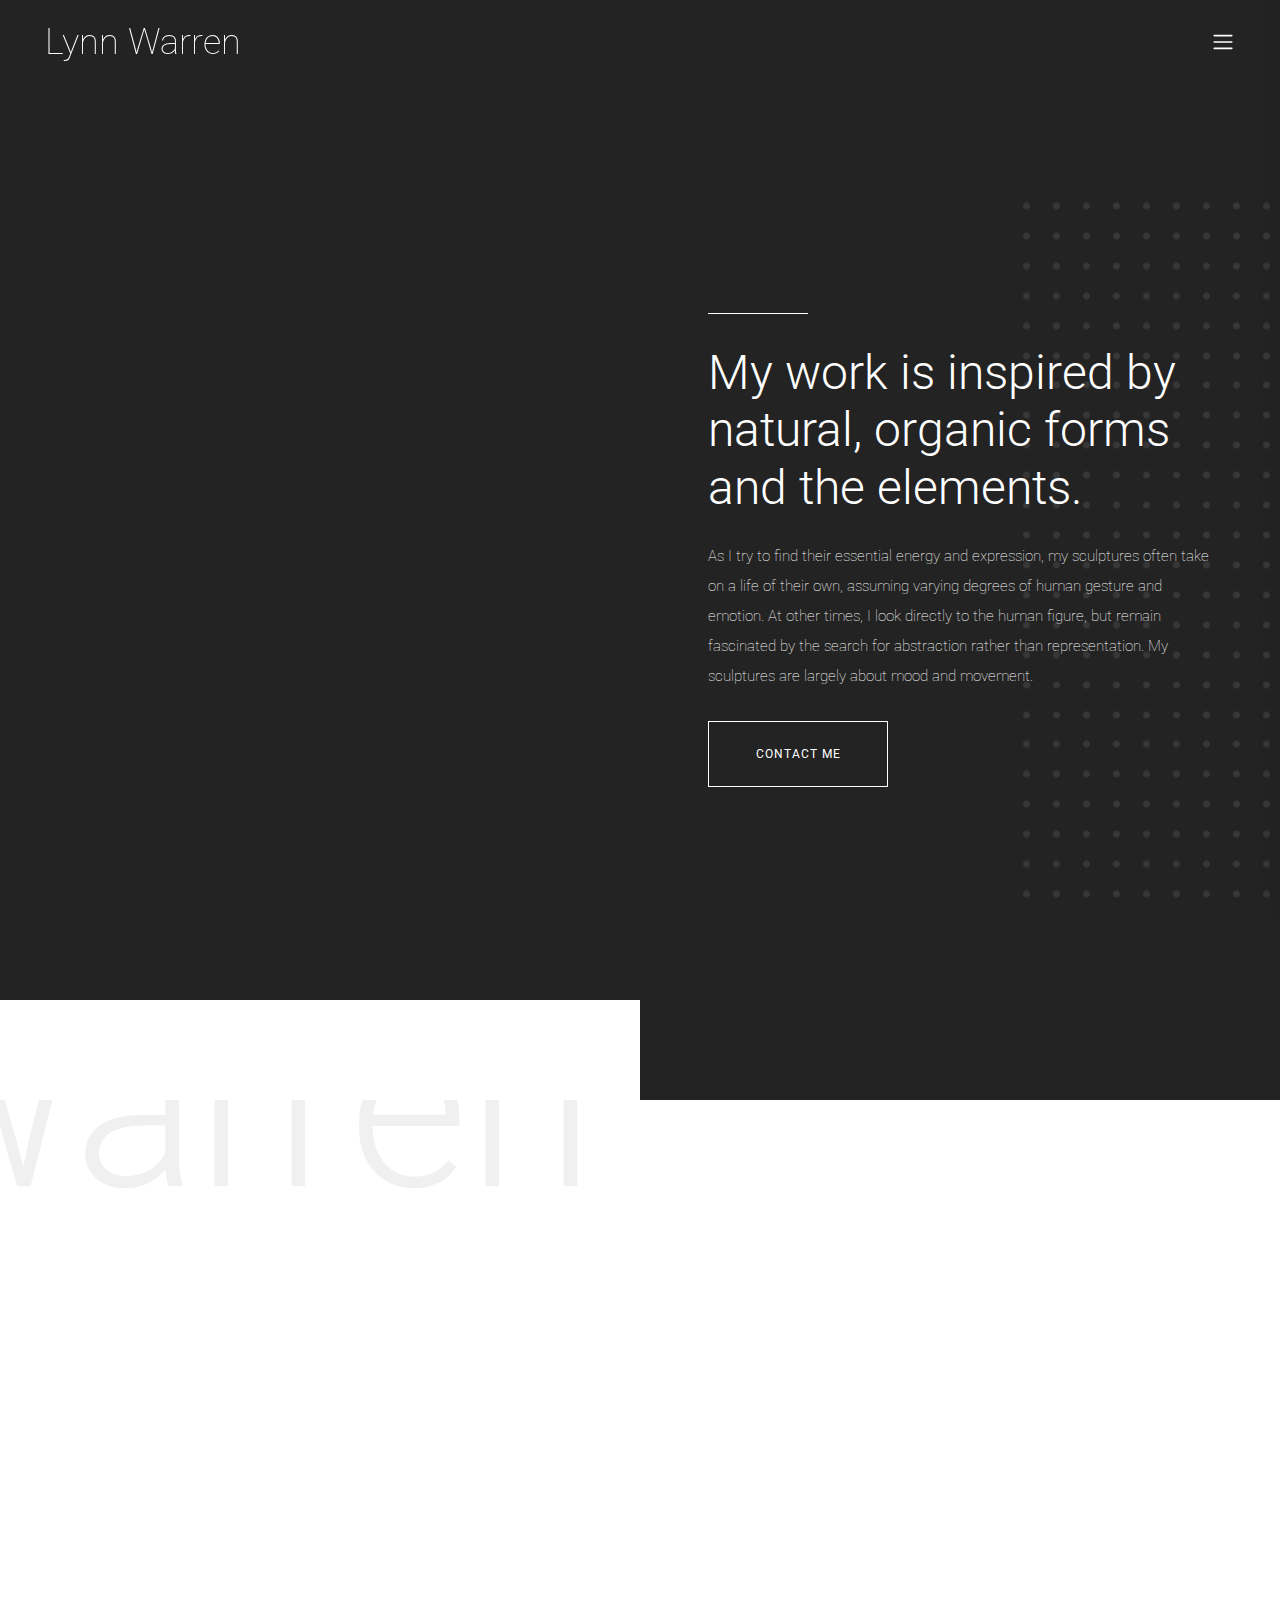
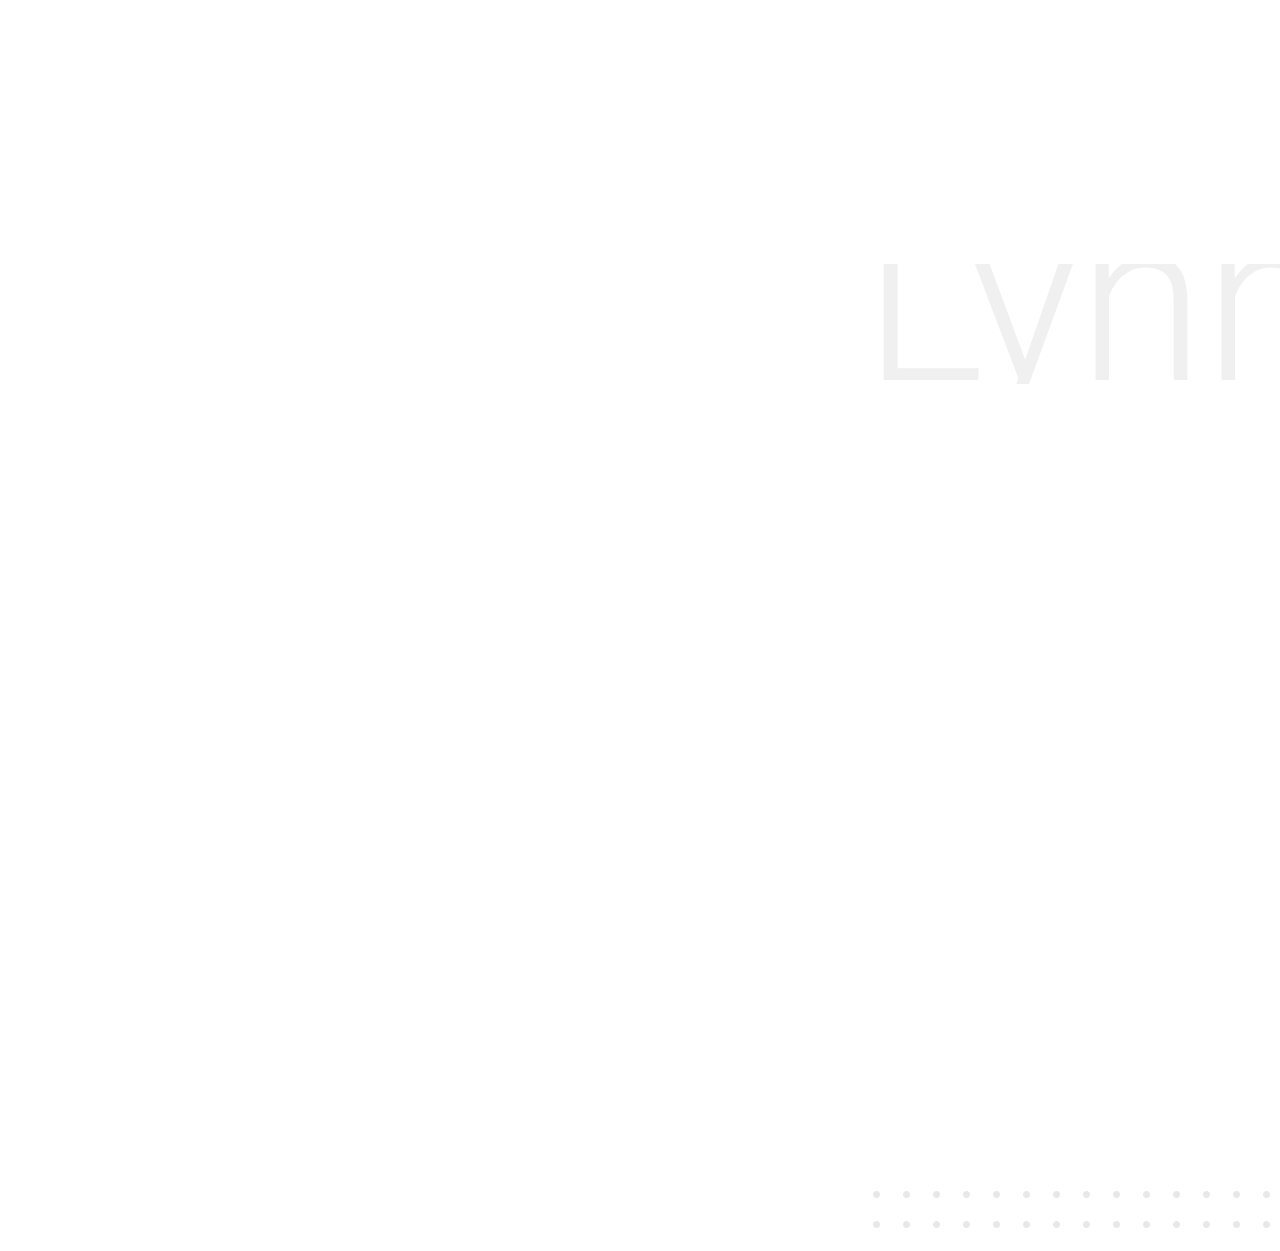
<file: about-me.html>
<!DOCTYPE html>
<html lang="en">

<head>
    <meta charset="UTF-8">
    <meta name="description" content="">
    <meta http-equiv="X-UA-Compatible" content="IE=edge">
    <meta name="viewport" content="width=device-width, initial-scale=1, shrink-to-fit=no">
    <!-- The above 4 meta tags *must* come first in the head; any other head content must come *after* these tags -->

    <!-- Title  -->
    <title>Lynn Warren Sculpture</title>

    <!-- Favicon  -->
    <link rel="icon" href="img/core-img/favicon.ico">

    <!-- Style CSS -->
    <link rel="stylesheet" href="style.css">

</head>

<body>
    <!-- Preloader Start -->
    <div id="preloader">
        <div class="preload-content">
            <div id="sonar-load"></div>
        </div>
    </div>
    <!-- Preloader End -->

    <!-- ***** Main Menu Area Start ***** -->
    <div class="mainMenu d-flex align-items-center justify-content-between">
        <!-- Close Icon -->
        <div class="closeIcon">
            <i class="ti-close" aria-hidden="true"></i>
        </div>
        <!-- Logo Area -->
        <div class="logo-area">
            <a href="index.html">Lynn Warren</a>
        </div>
        <!-- Nav -->
        <div class="sonarNav">
            <nav>
                <ul>
                    <li class="nav-item active">
                        <a class="nav-link" href="index.html">Home</a>
                    </li>
                    <li class="nav-item">
                        <a class="nav-link" href="about-me.html">About Me</a>
                    </li>
                    <!-- <li class="nav-item">
                        <a class="nav-link" href="services.html">Services</a>
                    </li> -->
                    <li class="nav-item">
                        <a class="nav-link" href="portfolio.html">Portfolio</a>
                    </li>
                    <!-- <li class="nav-item">
                        <a class="nav-link" href="blog.html">Blog</a>
                    </li> -->
                    <li class="nav-item">
                        <a class="nav-link" href="contact.html">Contact</a>
                    </li>
                    <!-- <li class="nav-item">
                        <a class="nav-link" href="elements.html">Elements</a>
                    </li> -->
                </ul>
            </nav>
        </div>
        <!-- Copwrite Text -->
        <div class="copywrite-text">
            <p style="display: none;"><!-- Link back to Colorlib can't be removed. Template is licensed under CC BY 3.0. -->
Copyright &copy;<script>document.write(new Date().getFullYear());</script> All rights reserved | This template is made with <i class="fa fa-heart-o" aria-hidden="true"></i> by <a nofollow href="https://colorlib.com" target="_blank">Colorlib</a>
<!-- Link back to Colorlib can't be removed. Template is licensed under CC BY 3.0. -->
</p>
        </div>
    </div>
    <!-- ***** Main Menu Area End ***** -->

    <!-- ***** Header Area Start ***** -->
    <header class="header-area">
        <div class="container-fluid">
            <div class="row">
                <div class="col-12">
                    <div class="menu-area d-flex justify-content-between">
                        <!-- Logo Area  -->
                        <div class="logo-area">
                            <a href="index.html">Lynn Warren</a>
                        </div>

                        <div class="menu-content-area d-flex align-items-center">
                            <!-- Header Social Area -->
                            <div class="header-social-area d-flex align-items-center">
                                <!-- <a href="#" data-toggle="tooltip" data-placement="bottom" title="Pinterest"><i class="fa fa-pinterest" aria-hidden="true"></i></a>
                                <a href="#" data-toggle="tooltip" data-placement="bottom" title="Linkedin"><i class="fa fa-linkedin" aria-hidden="true"></i></a>
                                <a href="#" data-toggle="tooltip" data-placement="bottom" title="Instagram"><i class="fa fa-instagram" aria-hidden="true"></i></a>
                                <a href="#" data-toggle="tooltip" data-placement="bottom" title="Facebook"><i class="fa fa-facebook" aria-hidden="true"></i></a>
                                <a href="#" data-toggle="tooltip" data-placement="bottom" title="Twitter"><i class="fa fa-twitter" aria-hidden="true"></i></a> -->
                            </div>
                            <!-- Menu Icon -->
                            <span class="navbar-toggler-icon" id="menuIcon"></span>
                        </div>
                    </div>
                </div>
            </div>
        </div>
    </header>
    <!-- ***** Header Area End ***** -->

    <!-- ***** Hero Area Start ***** -->
    <div class="hero-area d-flex align-items-center">
        <!-- Back End Content -->
        <div class="backEnd-content">
            <img class="dots" src="img/core-img/dots.png" alt="">
        </div>

        <!-- Hero Thumbnail -->
        <div class="hero-thumbnail aboutUs equalize bg-img" style="background-image: url(https://res.cloudinary.com/ds0ene9lh/image/upload/v1538841995/Image_from_iOS.jpg);"></div>

        <!-- Hero Content -->
        <div class="hero-content aboutUs equalize">
            <div class="container-fluid h-100">
                <div class="row h-100 align-items-center justify-content-center">
                    <div class="col-12 col-md-10">
                        <div class="line"></div>
                        <h2>My work is inspired by natural, organic forms and the elements.</h2>
                        <p>As I try to find their essential energy and expression, my sculptures often take on a life of their own, assuming varying degrees of human gesture and emotion. At other times, I look directly to the human figure, but remain fascinated by the search for abstraction rather than representation.
My sculptures are largely about mood and movement.</p>
                        <a href="mailto:lw@millhousegroup.com" class="btn sonar-btn white-btn">contact me</a>
                    </div>
                </div>
            </div>
        </div>
    </div>
    <!-- ***** Hero Area End ***** -->

    <div class="sonar-about-us-area bg-img" style="background-position: 289px 50%; background-image: url(https://res.cloudinary.com/ds0ene9lh/image/upload/v1538584476/homepage/5.jpg);">
        <!-- Back End Content -->
        <div class="backEnd-content">
            <h2>Warren</h2>
        </div>

        <div class="container-fluid">
            <div class="row">
                <div class="col-12 col-md-10 col-lg-7">
                    <div class="about-us-content bg-white">
                        <div class="section-heading text-left wow fadeInUp" data-wow-delay="300ms">
                            <div class="line"></div>
                            <h2>Background</h2>
                        </div>
                        <p class="wow fadeInUp" data-wow-delay="600ms">In my twenties and thirties, a modern languages degree lead into a career in management consultancy training with one of the leading London consultancies.

Later, whilst bringing up a family in Sussex, working part time allowed me to renew an earlier love of sculpture. I have been privileged to develop my skills with some outstanding mentors and professionals. Now with my own studio, sculpture has become a second career.</p>
                        <!-- Progress Bar Content Area -->

                    </div>
                </div>
            </div>
        </div>
    </div>

    <div class="sonar-about-us-area second-part bg-img" style="background-position: -289px 50%; background-image: url(https://res.cloudinary.com/ds0ene9lh/image/upload/v1538584476/homepage/8.jpg);">
        <!-- Back End Content -->
        <div class="backEnd-content">
            <h2>Lynn</h2>
        </div>

        <div class="container-fluid">
            <div class="row justify-content-end">
                <div class="col-12 col-md-10 col-lg-7">
                    <div class="about-us-content bg-white">
                        <div class="section-heading text-left wow fadeInUp" data-wow-delay="300ms">
                            <div class="line"></div>
                        </div>
                        <p class="wow fadeInUp" data-wow-delay="600ms">I work with a variety of clays from smooth terracotta to heavily textured brick clay, sometimes incorporating wood and other materials. Most usually, I cast the final sculptures in my studio, using a variety of metal resin and acid finishes and I thoroughly enjoy controlling the full production process from creation to presentation. I also have work produced for me in foundry bronze.

All my work is suitable for indoors or outdoors. Outdoors you should expect some slight changes in patination over time, particularly with foundry bronzes. If required, I can provide green oak plinths on a black steel base (see photo's) for siting in the garden. The oak will gradually mature to a beautiful silver grey colour with natural cracking which enhances the character of the wood. </p>
                                                </div>
                    </div>
                </div>
            </div>
        </div>
    </div>

    <!-- ***** Footer Area Start ***** -->
    <footer class="footer-area">
        <!-- back end content -->
        <div class="backEnd-content">
            <img class="dots" src="img/core-img/dots.png" alt="">
        </div>

        <div class="container">
            <div class="row">
                <div class="col-12">
                    <!-- Copywrite Text -->
                    <div class="copywrite-text">
                        <p style='display: none;'><!-- Link back to Colorlib can't be removed. Template is licensed under CC BY 3.0. -->
Copyright &copy;<script>document.write(new Date().getFullYear());</script> All rights reserved | This template is made with <i class="fa fa-heart-o" aria-hidden="true"></i> by <a href="https://colorlib.com" target="_blank">Colorlib</a>
<!-- Link back to Colorlib can't be removed. Template is licensed under CC BY 3.0. -->
</p>
                    </div>
                </div>
            </div>
        </div>
    </footer>
    <!-- ***** Footer Area End ***** -->

    <!-- jQuery (Necessary for All JavaScript Plugins) -->
    <script src="js/jquery/jquery-2.2.4.min.js"></script>
    <!-- Popper js -->
    <script src="js/popper.min.js"></script>
    <!-- Bootstrap js -->
    <script src="js/bootstrap.min.js"></script>
    <!-- Plugins js -->
    <script src="js/plugins.js"></script>
    <!-- Active js -->
    <script src="js/active.js"></script>

</body>

</html>
</file>
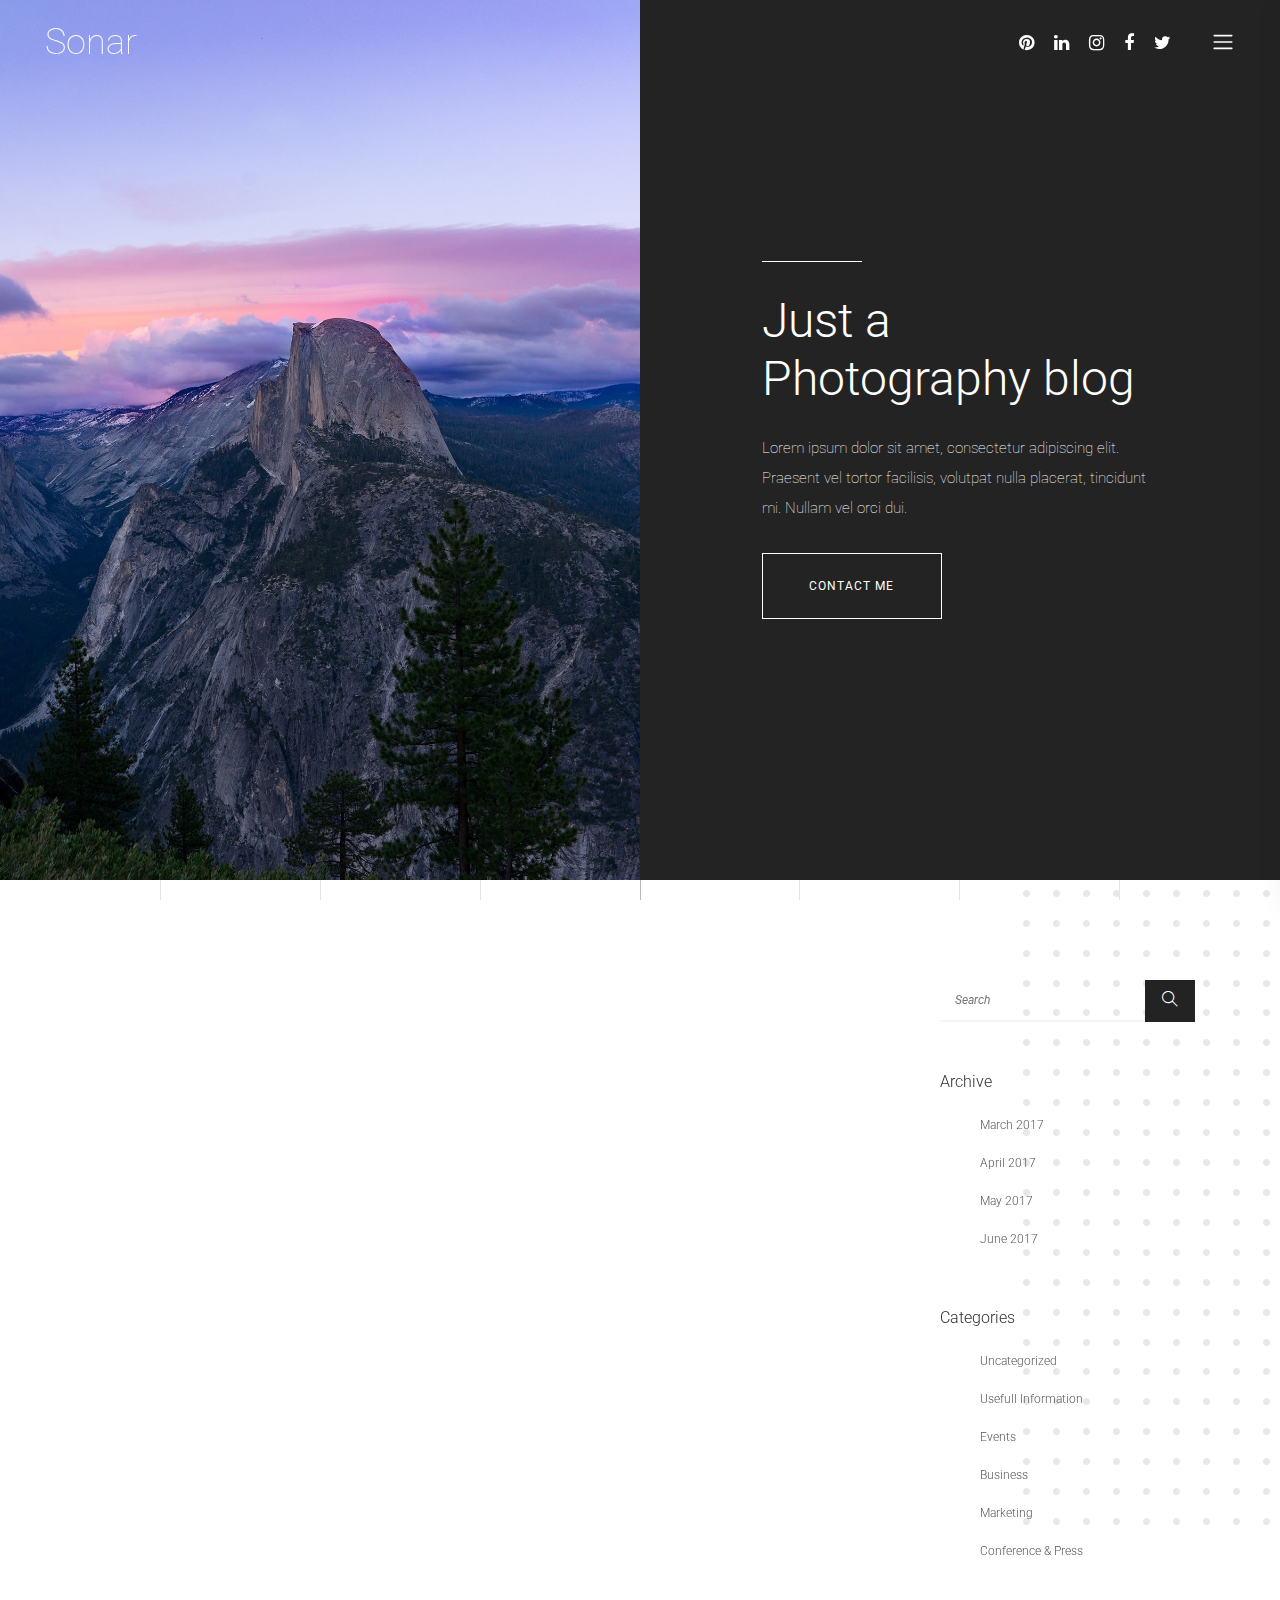
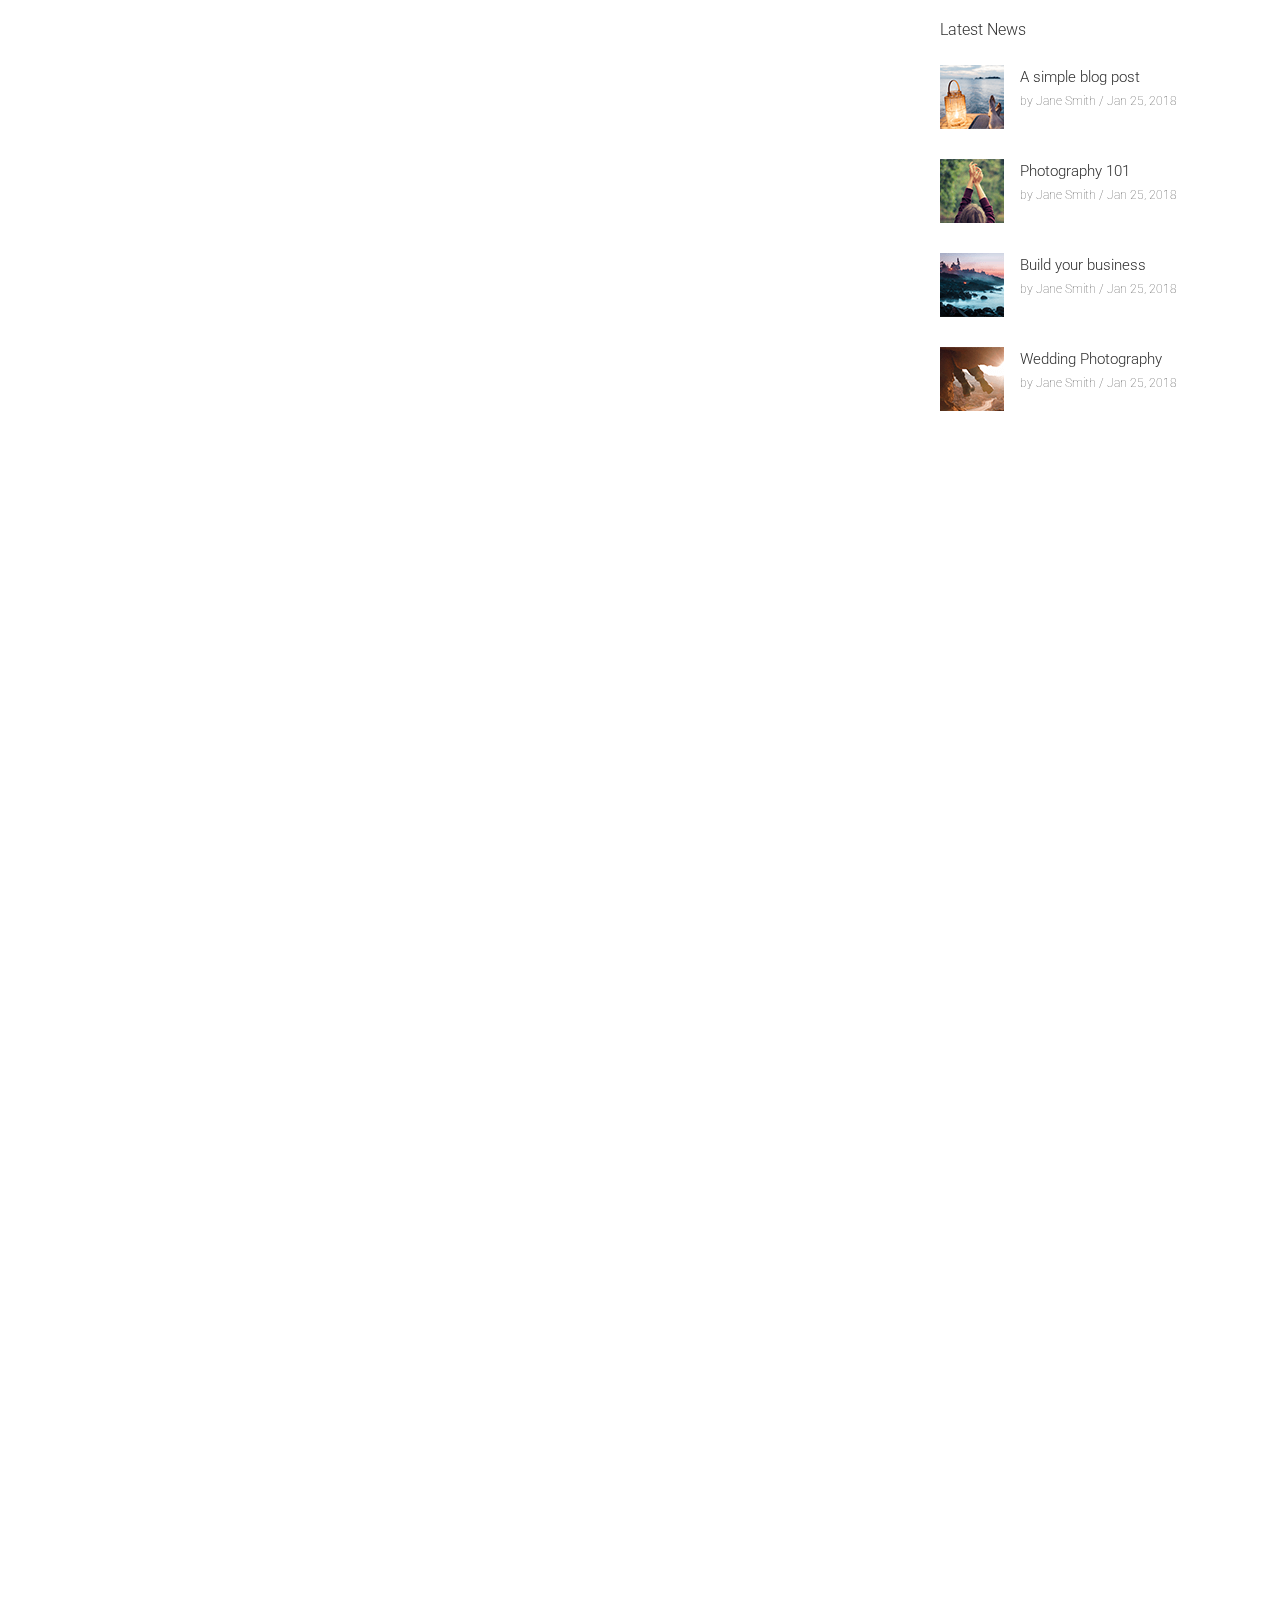
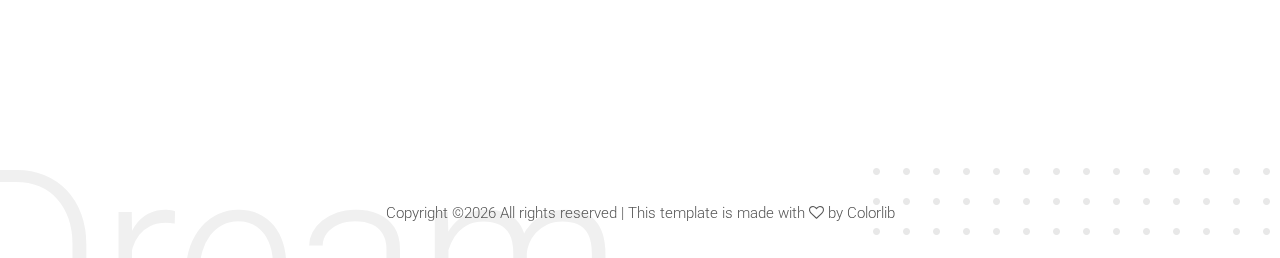
<file: blog.html>
<!DOCTYPE html>
<html lang="en">

<head>
    <meta charset="UTF-8">
    <meta name="description" content="">
    <meta http-equiv="X-UA-Compatible" content="IE=edge">
    <meta name="viewport" content="width=device-width, initial-scale=1, shrink-to-fit=no">
    <!-- The above 4 meta tags *must* come first in the head; any other head content must come *after* these tags -->

    <!-- Title  -->
    <title>Sonar - Photography Template</title>

    <!-- Favicon  -->
    <link rel="icon" href="img/core-img/favicon.ico">

    <!-- Style CSS -->
    <link rel="stylesheet" href="style.css">

</head>

<body>
    <!-- Preloader Start -->
    <div id="preloader">
        <div class="preload-content">
            <div id="sonar-load"></div>
        </div>
    </div>
    <!-- Preloader End -->

    <!-- Grids -->
    <div class="grids d-flex justify-content-between">
        <div class="grid1"></div>
        <div class="grid2"></div>
        <div class="grid3"></div>
        <div class="grid4"></div>
        <div class="grid5"></div>
        <div class="grid6"></div>
        <div class="grid7"></div>
        <div class="grid8"></div>
        <div class="grid9"></div>
    </div>

    <!-- ***** Main Menu Area Start ***** -->
    <div class="mainMenu d-flex align-items-center justify-content-between">
        <!-- Close Icon -->
        <div class="closeIcon">
            <i class="ti-close" aria-hidden="true"></i>
        </div>
        <!-- Logo Area -->
        <div class="logo-area">
            <a href="index.html">Sonar</a>
        </div>
        <!-- Nav -->
        <div class="sonarNav">
            <nav>
                <ul>
                    <li class="nav-item active">
                        <a class="nav-link" href="index.html">Home</a>
                    </li>
                    <li class="nav-item">
                        <a class="nav-link" href="about-me.html">About Me</a>
                    </li>
                    <li class="nav-item">
                        <a class="nav-link" href="services.html">Services</a>
                    </li>
                    <li class="nav-item">
                        <a class="nav-link" href="portfolio.html">Portfolio</a>
                    </li>
                    <li class="nav-item">
                        <a class="nav-link" href="blog.html">Blog</a>
                    </li>
                    <li class="nav-item">
                        <a class="nav-link" href="contact.html">Contact</a>
                    </li>
                    <li class="nav-item">
                        <a class="nav-link" href="elements.html">Elements</a>
                    </li>
                </ul>
            </nav>
        </div>
        <!-- Copwrite Text -->
        <div class="copywrite-text">
            <p><!-- Link back to Colorlib can't be removed. Template is licensed under CC BY 3.0. -->
Copyright &copy;<script>document.write(new Date().getFullYear());</script> All rights reserved | This template is made with <i class="fa fa-heart-o" aria-hidden="true"></i> by <a href="https://colorlib.com" target="_blank">Colorlib</a>
<!-- Link back to Colorlib can't be removed. Template is licensed under CC BY 3.0. -->
</p>
        </div>
    </div>
    <!-- ***** Main Menu Area End ***** -->

    <!-- ***** Header Area Start ***** -->
    <header class="header-area">
        <div class="container-fluid">
            <div class="row">
                <div class="col-12">
                    <div class="menu-area d-flex justify-content-between">
                        <!-- Logo Area  -->
                        <div class="logo-area">
                            <a href="index.html">Sonar</a>
                        </div>

                        <div class="menu-content-area d-flex align-items-center">
                            <!-- Header Social Area -->
                            <div class="header-social-area d-flex align-items-center">
                                <a href="#" data-toggle="tooltip" data-placement="bottom" title="Pinterest"><i class="fa fa-pinterest" aria-hidden="true"></i></a>
                                <a href="#" data-toggle="tooltip" data-placement="bottom" title="Linkedin"><i class="fa fa-linkedin" aria-hidden="true"></i></a>
                                <a href="#" data-toggle="tooltip" data-placement="bottom" title="Instagram"><i class="fa fa-instagram" aria-hidden="true"></i></a>
                                <a href="#" data-toggle="tooltip" data-placement="bottom" title="Facebook"><i class="fa fa-facebook" aria-hidden="true"></i></a>
                                <a href="#" data-toggle="tooltip" data-placement="bottom" title="Twitter"><i class="fa fa-twitter" aria-hidden="true"></i></a>
                            </div>
                            <!-- Menu Icon -->
                            <span class="navbar-toggler-icon" id="menuIcon"></span>
                        </div>
                    </div>
                </div>
            </div>
        </div>
    </header>
    <!-- ***** Header Area End ***** -->

    <!-- ***** Hero Area Start ***** -->
    <div class="hero-area d-flex align-items-center">
       
        <!-- Hero Thumbnail -->
        <div class="hero-thumbnail equalize bg-img" style="background-image: url(img/bg-img/blog.jpg);"></div>
        
        <!-- Hero Content -->
        <div class="hero-content equalize">
            <div class="container-fluid h-100">
                <div class="row h-100 align-items-center justify-content-center">
                    <div class="col-12 col-md-8">
                        <div class="line"></div>
                        <h2>Just a Photography blog</h2>
                        <p>Lorem ipsum dolor sit amet, consectetur adipiscing elit. Praesent vel tortor facilisis, volutpat nulla placerat, tincidunt mi. Nullam vel orci dui.</p>
                        <a href="#" class="btn sonar-btn white-btn">contact me</a>
                    </div>
                </div>
            </div>
        </div>
    </div>
    <!-- ***** Hero Area End ***** -->

    <!-- ***** Blog Area Start ***** -->
    <section class="sonar-blog-area section-padding-100">
        <!-- back end content -->
        <div class="backEnd-content">
            <img class="dots" src="img/core-img/dots.png" alt="">
        </div>

        <div class="container">
            <div class="row">
                <div class="col-12 col-md-9">

                    <!-- Single Blog Area -->
                    <div class="single-blog-area mb-100 wow fadeInUp" data-wow-delay="300ms">
                        <!-- Post Thumbnail -->
                        <div class="blog-post-thumbnail">
                            <img src="img/blog-img/1.jpg" alt="">
                            <!-- Post Date -->
                            <div class="post-date">
                                <a href="#">Feb 12 '18</a>
                            </div>
                        </div>
                        <!-- Post Content -->
                        <div class="post-content">
                            <a href="#" class="headline">A short guide to Wedding Photograpy</a>
                            <div class="post-meta">
                                <a href="#" class="comments">By Mick Smith</a> | <a href="#" class="comments">2 Comments</a>
                            </div>
                            <p>Lorem ipsum dolor sit amet, consectetur adipiscing elit. Praesent vel tortor facilisis, volutpat nulla placerat, tincidunt mi. Nullam vel orci dui. Lorem ipsum dolor sit amet, consectetur adipiscing elit. Praesent vel tortor facilisis, volutpat nulla placerat, tincidunt mi. Nullam vel orci dui.</p>
                        </div>
                    </div>

                    <!-- Single Blog Area -->
                    <div class="single-blog-area mb-100 wow fadeInUp" data-wow-delay="600ms">
                        <!-- Post Thumbnail -->
                        <div class="blog-post-thumbnail">
                            <img src="img/blog-img/2.jpg" alt="">
                            <!-- Post Date -->
                            <div class="post-date">
                                <a href="#">Feb 12 '18</a>
                            </div>
                        </div>
                        <!-- Post Content -->
                        <div class="post-content">
                            <a href="#" class="headline">10 tips for Fashion Photography</a>
                            <div class="post-meta">
                                <a href="#" class="comments">By Mick Smith</a> | <a href="#" class="comments">2 Comments</a>
                            </div>
                            <p>Lorem ipsum dolor sit amet, consectetur adipiscing elit. Praesent vel tortor facilisis, volutpat nulla placerat, tincidunt mi. Nullam vel orci dui. Lorem ipsum dolor sit amet, consectetur adipiscing elit. Praesent vel tortor facilisis, volutpat nulla placerat, tincidunt mi. Nullam vel orci dui.</p>
                        </div>
                    </div>

                    <!-- Single Blog Area -->
                    <div class="single-blog-area mb-100 wow fadeInUp" data-wow-delay="900ms">
                        <!-- Post Thumbnail -->
                        <div class="blog-post-thumbnail">
                            <img src="img/blog-img/3.jpg" alt="">
                            <!-- Post Date -->
                            <div class="post-date">
                                <a href="#">Feb 12 '18</a>
                            </div>
                        </div>
                        <!-- Post Content -->
                        <div class="post-content">
                            <a href="#" class="headline">Babies and Photography</a>
                            <div class="post-meta">
                                <a href="#" class="comments">By Mick Smith</a> | <a href="#" class="comments">2 Comments</a>
                            </div>
                            <p>Lorem ipsum dolor sit amet, consectetur adipiscing elit. Praesent vel tortor facilisis, volutpat nulla placerat, tincidunt mi. Nullam vel orci dui. Lorem ipsum dolor sit amet, consectetur adipiscing elit. Praesent vel tortor facilisis, volutpat nulla placerat, tincidunt mi. Nullam vel orci dui.</p>
                        </div>
                    </div>
                </div>

                <div class="col-12 col-md-3">
                    <div class="sonar-blog-sidebar-area">

                        <!-- Search Widget -->
                        <div class="search-widget-area mb-50">
                            <form action="#" method="get">
                                <input type="search" placeholder="Search">
                                <button type="submit"><i class="ti-search"></i></button>
                            </form>
                        </div>

                        <!-- Archive Widget -->
                        <div class="sonar-catagories-widget-area mb-50">
                            <h6>Archive</h6>
                            <ul class="catagories-menu">
                                <li><a href="#">March 2017</a></li>
                                <li><a href="#">April 2017</a></li>
                                <li><a href="#">May 2017</a></li>
                                <li><a href="#">June 2017</a></li>
                            </ul>
                        </div>

                        <!-- Catagories Widget -->
                        <div class="sonar-catagories-widget-area mb-50">
                            <h6>Categories</h6>
                            <ul class="catagories-menu">
                                <li><a href="#">Uncategorized</a></li>
                                <li><a href="#">Usefull Information</a></li>
                                <li><a href="#">Events</a></li>
                                <li><a href="#">Business</a></li>
                                <li><a href="#">Marketing</a></li>
                                <li><a href="#">Conference &amp; Press</a></li>
                            </ul>
                        </div>

                        <!-- Latest News -->
                        <div class="latest-news-widget-area mb-50">
                            <h6>Latest News</h6>
                            <div class="widget-blog-post">
                                <!-- Single Blog Post -->
                                <div class="widget-single-blog-post d-flex align-items-start">
                                    <div class="widget-post-thumbnail pr-3">
                                        <img src="img/blog-img/lp1.png" alt="">
                                    </div>
                                    <div class="widget-post-content">
                                        <a href="#">A simple blog post</a>
                                        <p>by Jane Smith / Jan 25, 2018</p>
                                    </div>
                                </div>
                                <!-- Single Blog Post -->
                                <div class="widget-single-blog-post d-flex align-items-start">
                                    <div class="widget-post-thumbnail pr-3">
                                        <img src="img/blog-img/lp2.png" alt="">
                                    </div>
                                    <div class="widget-post-content">
                                        <a href="#">Photography 101</a>
                                        <p>by Jane Smith / Jan 25, 2018</p>
                                    </div>
                                </div>
                                <!-- Single Blog Post -->
                                <div class="widget-single-blog-post d-flex align-items-start">
                                    <div class="widget-post-thumbnail pr-3">
                                        <img src="img/blog-img/lp3.png" alt="">
                                    </div>
                                    <div class="widget-post-content">
                                        <a href="#">Build your business</a>
                                        <p>by Jane Smith / Jan 25, 2018</p>
                                    </div>
                                </div>
                                <!-- Single Blog Post -->
                                <div class="widget-single-blog-post d-flex align-items-start">
                                    <div class="widget-post-thumbnail pr-3">
                                        <img src="img/blog-img/lp4.png" alt="">
                                    </div>
                                    <div class="widget-post-content">
                                        <a href="#">Wedding Photography</a>
                                        <p>by Jane Smith / Jan 25, 2018</p>
                                    </div>
                                </div>
                            </div>
                        </div>

                    </div>
                </div>
            </div>

            <div class="row">
                <div class="col-12 text-center wow fadeInUp" data-wow-delay="500ms">
                    <a href="#" class="btn sonar-btn">Load More</a>
                </div>
            </div>
        </div>
    </section>
    <!-- ***** Blog Area End ***** -->

    <!-- ***** Footer Area Start ***** -->
    <footer class="footer-area">
        <!-- back end content -->
        <div class="backEnd-content">
            <img class="dots" src="img/core-img/dots.png" alt="">
            <h2>Dream</h2>
        </div>

        <div class="container">
            <div class="row">
                <div class="col-12">
                    <!-- Copywrite Text -->
                    <div class="copywrite-text">
                        <p><!-- Link back to Colorlib can't be removed. Template is licensed under CC BY 3.0. -->
Copyright &copy;<script>document.write(new Date().getFullYear());</script> All rights reserved | This template is made with <i class="fa fa-heart-o" aria-hidden="true"></i> by <a href="https://colorlib.com" target="_blank">Colorlib</a>
<!-- Link back to Colorlib can't be removed. Template is licensed under CC BY 3.0. -->
</p>
                    </div>
                </div>
            </div>
        </div>
    </footer>
    <!-- ***** Footer Area End ***** -->

    <!-- jQuery (Necessary for All JavaScript Plugins) -->
    <script src="js/jquery/jquery-2.2.4.min.js"></script>
    <!-- Popper js -->
    <script src="js/popper.min.js"></script>
    <!-- Bootstrap js -->
    <script src="js/bootstrap.min.js"></script>
    <!-- Plugins js -->
    <script src="js/plugins.js"></script>
    <!-- Active js -->
    <script src="js/active.js"></script>

</body>

</html>
</file>
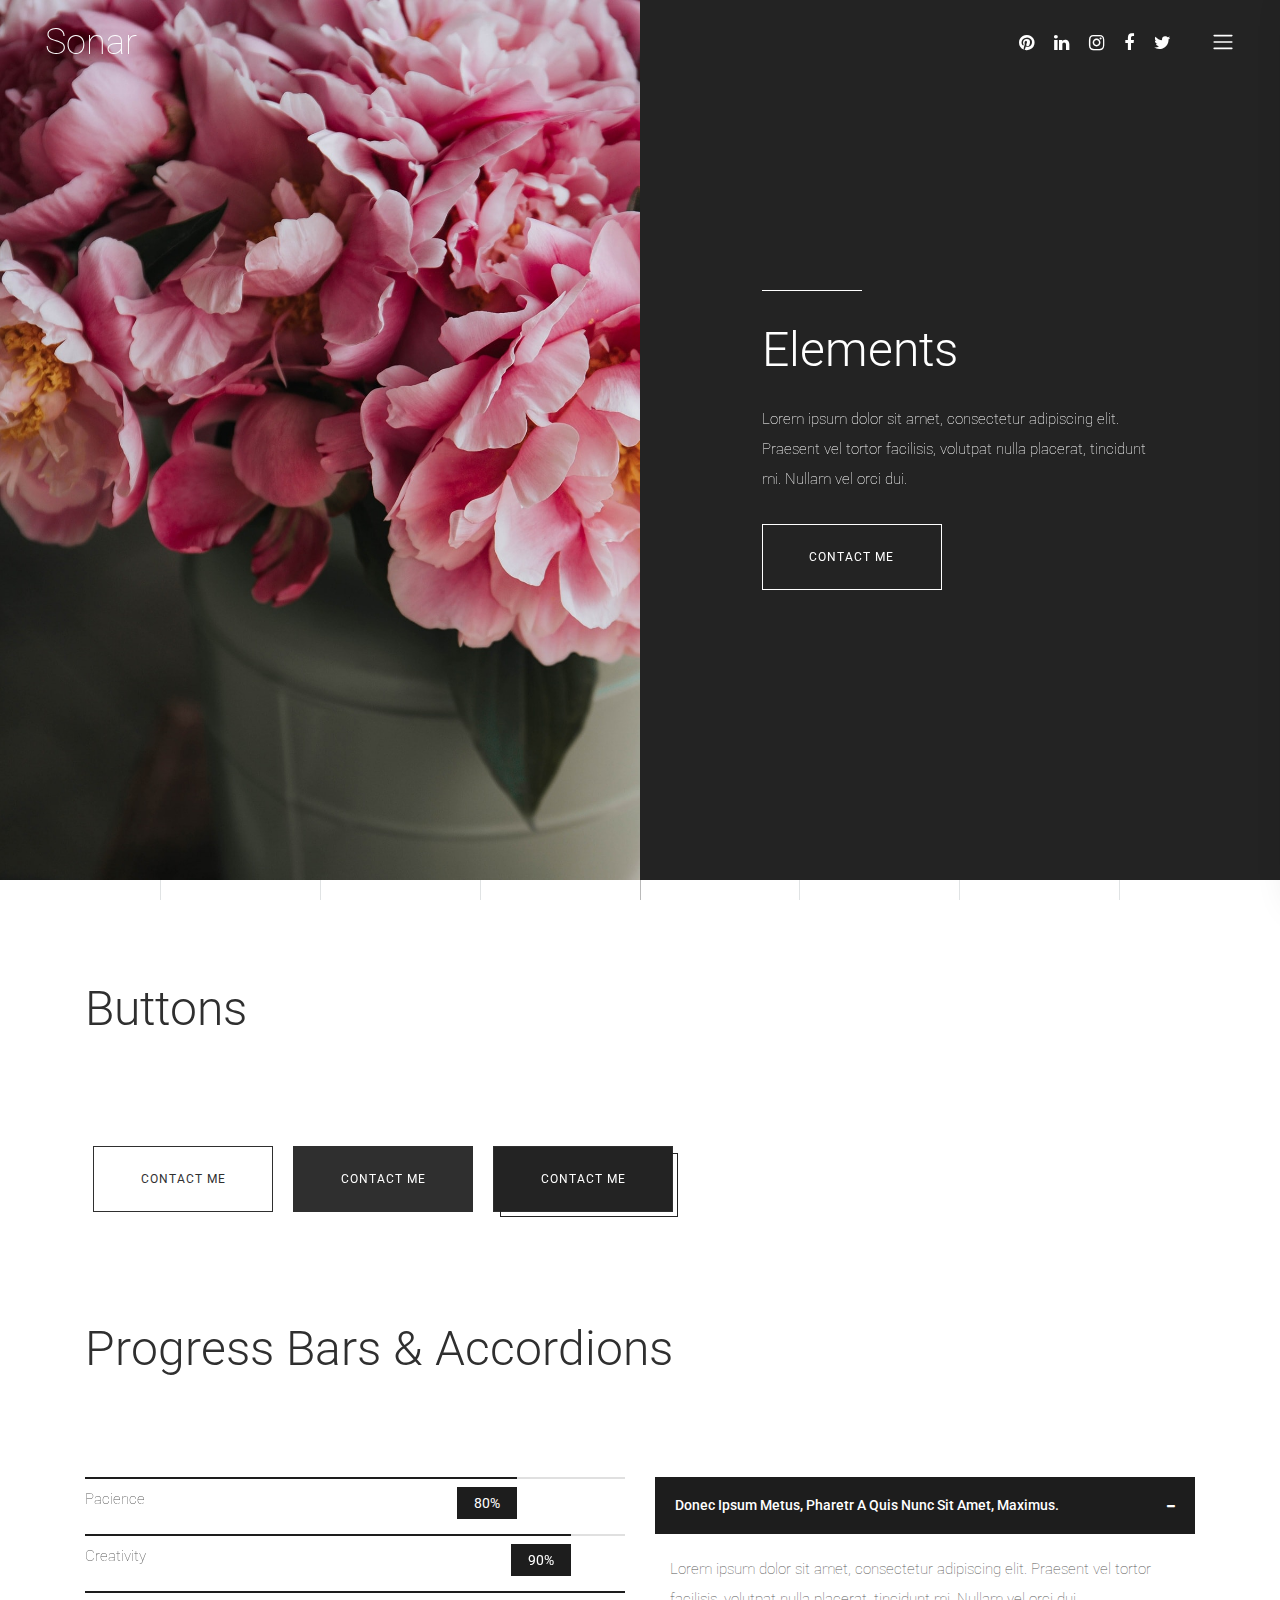
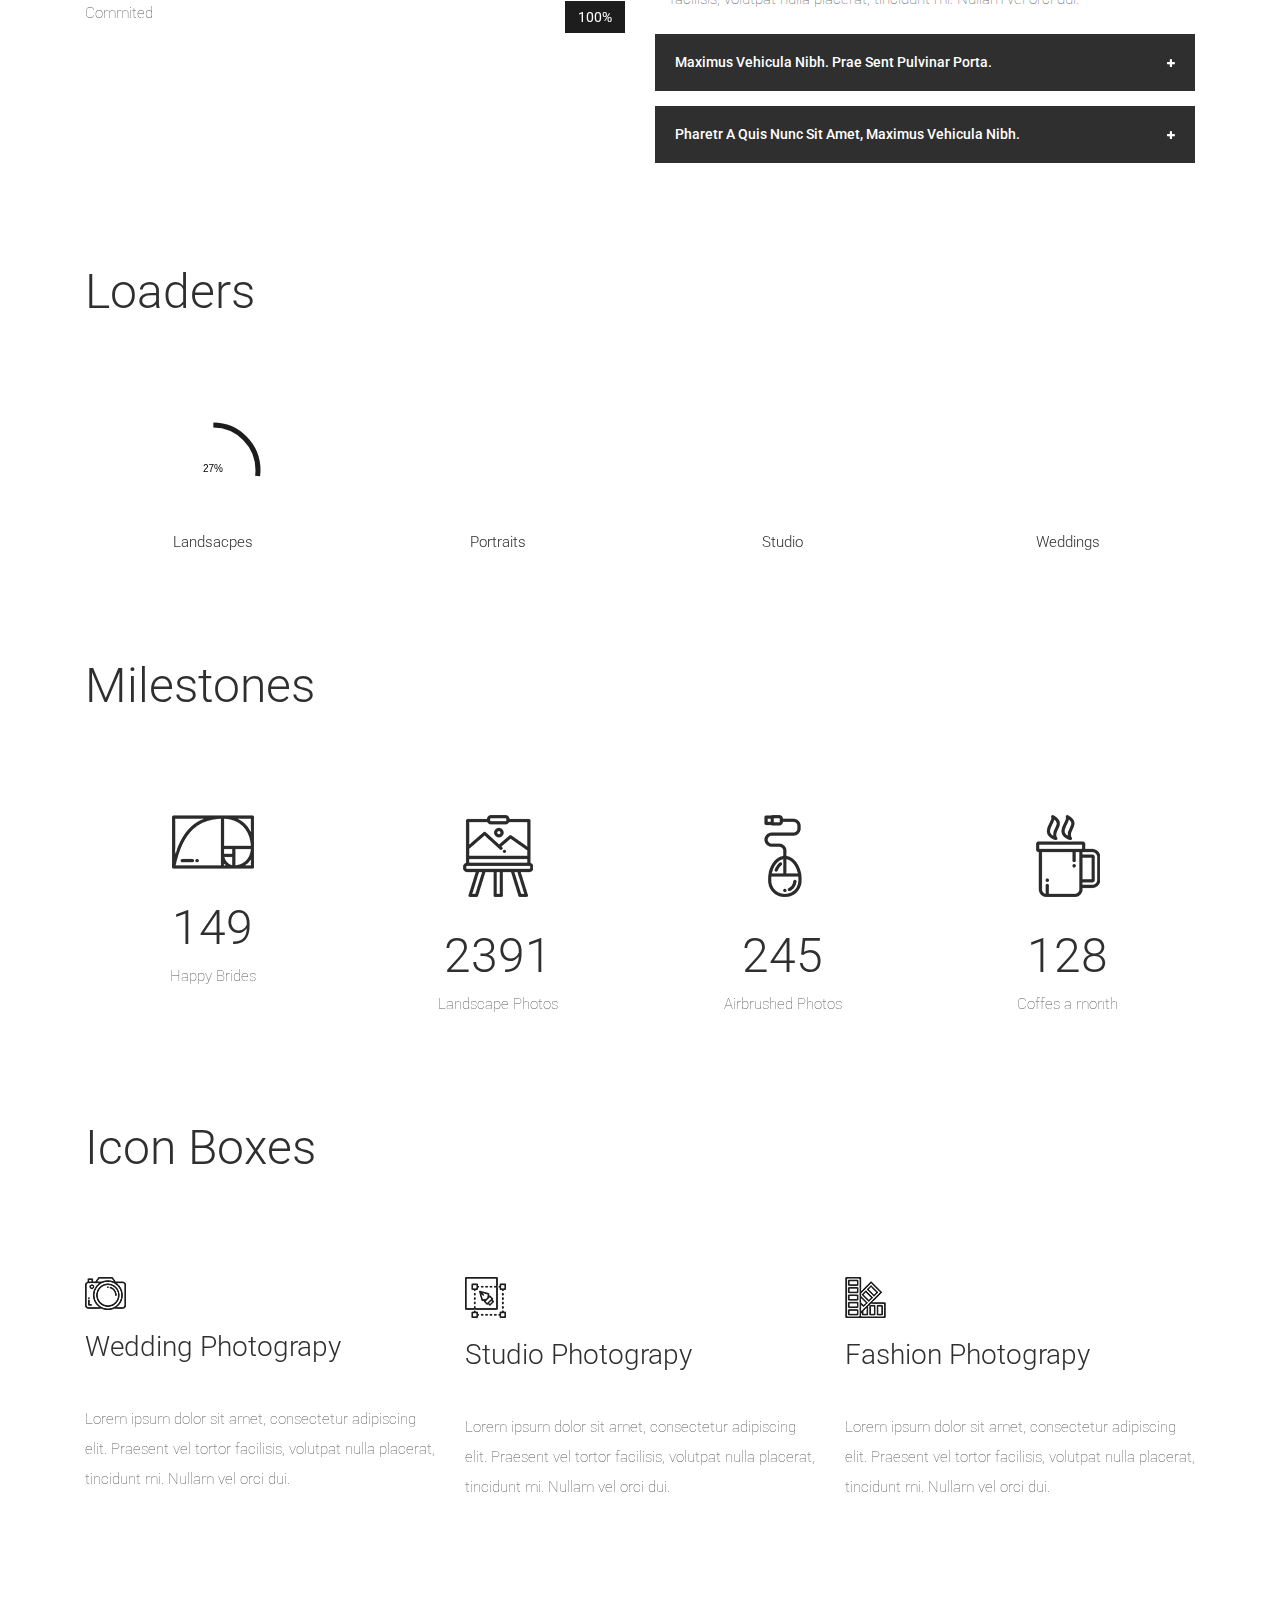
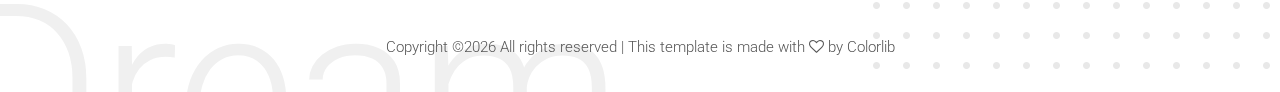
<file: elements.html>
<!DOCTYPE html>
<html lang="en">

<head>
    <meta charset="UTF-8">
    <meta name="description" content="">
    <meta http-equiv="X-UA-Compatible" content="IE=edge">
    <meta name="viewport" content="width=device-width, initial-scale=1, shrink-to-fit=no">
    <!-- The above 4 meta tags *must* come first in the head; any other head content must come *after* these tags -->

    <!-- Title  -->
    <title>Sonar - Photography Template</title>

    <!-- Favicon  -->
    <link rel="icon" href="img/core-img/favicon.ico">

    <!-- Style CSS -->
    <link rel="stylesheet" href="style.css">

</head>

<body>
    <!-- Preloader Start -->
    <div id="preloader">
        <div class="preload-content">
            <div id="sonar-load"></div>
        </div>
    </div>
    <!-- Preloader End -->

    <!-- Grids -->
    <div class="grids d-flex justify-content-between">
        <div class="grid1"></div>
        <div class="grid2"></div>
        <div class="grid3"></div>
        <div class="grid4"></div>
        <div class="grid5"></div>
        <div class="grid6"></div>
        <div class="grid7"></div>
        <div class="grid8"></div>
        <div class="grid9"></div>
    </div>

    <!-- ***** Main Menu Area Start ***** -->
    <div class="mainMenu d-flex align-items-center justify-content-between">
        <!-- Close Icon -->
        <div class="closeIcon">
            <i class="ti-close" aria-hidden="true"></i>
        </div>
        <!-- Logo Area -->
        <div class="logo-area">
            <a href="index.html">Sonar</a>
        </div>
        <!-- Nav -->
        <div class="sonarNav">
            <nav>
                <ul>
                    <li class="nav-item active">
                        <a class="nav-link" href="index.html">Home</a>
                    </li>
                    <li class="nav-item">
                        <a class="nav-link" href="about-me.html">About Me</a>
                    </li>
                    <li class="nav-item">
                        <a class="nav-link" href="services.html">Services</a>
                    </li>
                    <li class="nav-item">
                        <a class="nav-link" href="portfolio.html">Portfolio</a>
                    </li>
                    <li class="nav-item">
                        <a class="nav-link" href="blog.html">Blog</a>
                    </li>
                    <li class="nav-item">
                        <a class="nav-link" href="contact.html">Contact</a>
                    </li>
                    <li class="nav-item">
                        <a class="nav-link" href="elements.html">Elements</a>
                    </li>
                </ul>
            </nav>
        </div>
        <!-- Copwrite Text -->
        <div class="copywrite-text">
            <p><!-- Link back to Colorlib can't be removed. Template is licensed under CC BY 3.0. -->
Copyright &copy;<script>document.write(new Date().getFullYear());</script> All rights reserved | This template is made with <i class="fa fa-heart-o" aria-hidden="true"></i> by <a href="https://colorlib.com" target="_blank">Colorlib</a>
<!-- Link back to Colorlib can't be removed. Template is licensed under CC BY 3.0. -->
</p>
        </div>
    </div>
    <!-- ***** Main Menu Area End ***** -->

    <!-- ***** Header Area Start ***** -->
    <header class="header-area">
        <div class="container-fluid">
            <div class="row">
                <div class="col-12">
                    <div class="menu-area d-flex justify-content-between">
                        <!-- Logo Area  -->
                        <div class="logo-area">
                            <a href="index.html">Sonar</a>
                        </div>

                        <div class="menu-content-area d-flex align-items-center">
                            <!-- Header Social Area -->
                            <div class="header-social-area d-flex align-items-center">
                                <a href="#" data-toggle="tooltip" data-placement="bottom" title="Pinterest"><i class="fa fa-pinterest" aria-hidden="true"></i></a>
                                <a href="#" data-toggle="tooltip" data-placement="bottom" title="Linkedin"><i class="fa fa-linkedin" aria-hidden="true"></i></a>
                                <a href="#" data-toggle="tooltip" data-placement="bottom" title="Instagram"><i class="fa fa-instagram" aria-hidden="true"></i></a>
                                <a href="#" data-toggle="tooltip" data-placement="bottom" title="Facebook"><i class="fa fa-facebook" aria-hidden="true"></i></a>
                                <a href="#" data-toggle="tooltip" data-placement="bottom" title="Twitter"><i class="fa fa-twitter" aria-hidden="true"></i></a>
                            </div>
                            <!-- Menu Icon -->
                            <span class="navbar-toggler-icon" id="menuIcon"></span>
                        </div>
                    </div>
                </div>
            </div>
        </div>
    </header>
    <!-- ***** Header Area End ***** -->

    <!-- ***** Hero Area Start ***** -->
    <div class="hero-area d-flex align-items-center">
        <!-- Hero Thumbnail -->
        <div class="hero-thumbnail equalize bg-img" style="background-image: url(img/bg-img/elements.jpg);"></div>
        
        <!-- Hero Content -->
        <div class="hero-content equalize">
            <div class="container-fluid h-100">
                <div class="row h-100 align-items-center justify-content-center">
                    <div class="col-12 col-md-8">
                        <div class="line"></div>
                        <h2>Elements</h2>
                        <p>Lorem ipsum dolor sit amet, consectetur adipiscing elit. Praesent vel tortor facilisis, volutpat nulla placerat, tincidunt mi. Nullam vel orci dui.</p>
                        <a href="#" class="btn sonar-btn white-btn">contact me</a>
                    </div>
                </div>
            </div>
        </div>
    </div>
    <!-- ***** Hero Area End ***** -->

    <!-- ***** Elements Area Start ***** -->
    <section class="elements-area section-padding-100-0">
        <div class="container">

            <!-- ***** Buttons ***** -->
            <div class="row mb-100">
                <div class="col-12">
                    <div class="elements-title">
                        <h2>Buttons</h2>
                    </div>
                    <!-- Button -->
                    <div class="sonar-buttons-area">
                        <a href="#" class="btn sonar-btn m-2">Contact Me</a>
                        <a href="#" class="btn sonar-btn btn-2 m-2">Contact Me</a>
                        <a href="#" class="btn sonar-btn btn-3 m-2">Contact Me</a>
                    </div>
                </div>
            </div>


            <!-- ***** Progress Bars & Accordions ***** -->
            <div class="row">
                <div class="col-12">
                    <div class="elements-title">
                        <h2>Progress Bars &amp; Accordions</h2>
                    </div>

                    <div class="row">
                        <div class="col-12 col-md-6">
                            <!-- Progress Bar Content Area -->
                            <div class="services-progress-bar mb-100">
                                <!-- Single Progress Bar -->
                                <div class="single_progress_bar">
                                    <div id="bar1" class="barfiller">
                                        <div class="tipWrap">
                                            <span class="tip"></span>
                                        </div>
                                        <span class="fill" data-percentage="80"></span>
                                    </div>
                                    <p>Pacience</p>
                                </div>
                                <!-- Single Progress Bar -->
                                <div class="single_progress_bar">
                                    <div id="bar2" class="barfiller">
                                        <div class="tipWrap">
                                            <span class="tip"></span>
                                        </div>
                                        <span class="fill" data-percentage="90"></span>
                                    </div>
                                    <p>Creativity</p>
                                </div>
                                <!-- Single Progress Bar -->
                                <div class="single_progress_bar">
                                    <div id="bar3" class="barfiller">
                                        <div class="tipWrap">
                                            <span class="tip"></span>
                                        </div>
                                        <span class="fill" data-percentage="100"></span>
                                    </div>
                                    <p>Commited</p>
                                </div>
                            </div>
                        </div>

                        <div class="col-12 col-md-6">
                            <div class="accordions mb-100" id="accordion" role="tablist" aria-multiselectable="true">
                                <!-- single accordian area -->
                                <div class="panel single-accordion">
                                    <h6><a role="button" class="" aria-expanded="true" aria-controls="collapseOne" data-toggle="collapse" data-parent="#accordion" href="#collapseOne">Donec ipsum metus, pharetr a quis nunc sit amet, maximus.
                                    <span class="accor-open"><i class="fa fa-plus" aria-hidden="true"></i></span>
                                    <span class="accor-close"><i class="fa fa-minus" aria-hidden="true"></i></span>
                                    </a></h6>
                                    <div id="collapseOne" class="accordion-content collapse show">
                                        <p>Lorem ipsum dolor sit amet, consectetur adipiscing elit. Praesent vel tortor facilisis, volutpat nulla placerat, tincidunt mi. Nullam vel orci dui.</p>
                                    </div>
                                </div>
                                <!-- single accordian area -->
                                <div class="panel single-accordion">
                                    <h6>
                                        <a role="button" class="collapsed" aria-expanded="true" aria-controls="collapseTwo" data-parent="#accordion" data-toggle="collapse" href="#collapseTwo">Maximus vehicula nibh. Prae sent pulvinar porta.
                                        <span class="accor-open"><i class="fa fa-plus" aria-hidden="true"></i></span>
                                        <span class="accor-close"><i class="fa fa-minus" aria-hidden="true"></i></span>
                                        </a>
                                    </h6>
                                    <div id="collapseTwo" class="accordion-content collapse">
                                        <p>Lorem ipsum dolor sit amet, consectetur adipiscing elit. Praesent vel tortor facilisis, volutpat nulla placerat, tincidunt mi. Nullam vel orci dui.</p>
                                    </div>
                                </div>
                                <!-- single accordian area -->
                                <div class="panel single-accordion">
                                    <h6>
                                        <a role="button" aria-expanded="true" aria-controls="collapseThree" class="collapsed" data-parent="#accordion" data-toggle="collapse" href="#collapseThree">Pharetr a quis nunc sit amet, maximus vehicula nibh.
                                        <span class="accor-open"><i class="fa fa-plus" aria-hidden="true"></i></span>
                                        <span class="accor-close"><i class="fa fa-minus" aria-hidden="true"></i></span>
                                    </a>
                                    </h6>
                                    <div id="collapseThree" class="accordion-content collapse">
                                        <p>Lorem ipsum dolor sit amet, consectetur adipiscing elit. Praesent vel tortor facilisis, volutpat nulla placerat, tincidunt mi. Nullam vel orci dui.</p>
                                    </div>
                                </div>
                            </div>
                        </div>
                    </div>
                </div>
            </div>

            <!-- ***** Loaders ***** -->
            <div class="row">
                <div class="col-12">
                    <div class="elements-title">
                        <h2>Loaders</h2>
                    </div>

                    <div class="our-skills-area text-center">
                        <div class="row">
                            <div class="col-12 col-sm-6 col-md-3">
                                <div class="single-pie-bar mb-100" data-percent="90">
                                    <canvas class="bar-circle" width="100" height="100"></canvas>
                                    <p>Landsacpes</p>
                                </div>
                            </div>
                            <div class="col-12 col-sm-6 col-md-3">
                                <div class="single-pie-bar mb-100" data-percent="65">
                                    <canvas class="bar-circle" width="100" height="100"></canvas>
                                    <p>Portraits</p>
                                </div>
                            </div>
                            <div class="col-12 col-sm-6 col-md-3">
                                <div class="single-pie-bar mb-100" data-percent="25">
                                    <canvas class="bar-circle" width="100" height="100"></canvas>
                                    <p>Studio</p>
                                </div>
                            </div>
                            <div class="col-12 col-sm-6 col-md-3">
                                <div class="single-pie-bar mb-100" data-percent="69">
                                    <canvas class="bar-circle" width="100" height="100"></canvas>
                                    <p>Weddings</p>
                                </div>
                            </div>
                        </div>
                    </div>

                </div>
            </div>

            <!-- ***** Milestones ***** -->
            <div class="row">
                <div class="col-12">
                    <div class="elements-title">
                        <h2>Milestones</h2>
                    </div>
                </div>

                <!-- Single Cool Fact-->
                <div class="col-12 col-sm-6 col-lg-3">
                    <div class="single-cool-fact-area text-center mb-100">
                        <img src="img/core-img/golden-ratio.png" alt="">
                        <h2><span class="counter">149</span></h2>
                        <p>Happy Brides</p>
                    </div>
                </div>
                <!-- Single Cool Fact-->
                <div class="col-12 col-sm-6 col-lg-3">
                    <div class="single-cool-fact-area text-center mb-100">
                        <img src="img/core-img/canvas.png" alt="">
                        <h2><span class="counter">2391</span></h2>
                        <p>Landscape Photos</p>
                    </div>
                </div>
                <!-- Single Cool Fact-->
                <div class="col-12 col-sm-6 col-lg-3">
                    <div class="single-cool-fact-area text-center mb-100">
                        <img src="img/core-img/mouse.png" alt="">
                        <h2><span class="counter">245</span></h2>
                        <p>Airbrushed Photos</p>
                    </div>
                </div>
                <!-- Single Cool Fact-->
                <div class="col-12 col-sm-6 col-lg-3">
                    <div class="single-cool-fact-area text-center mb-100">
                        <img src="img/core-img/coffee.png" alt="">
                        <h2><span class="counter">128</span></h2>
                        <p>Coffes a month</p>
                    </div>
                </div>
            </div>

            <!-- ***** Icon Boxes ***** -->
            <div class="row mb-50">
                <div class="col-12">
                    <div class="elements-title">
                        <h2>Icon boxes</h2>
                    </div>
                </div>

                <!-- Single Services Area -->
                <div class="col-12 col-md-4">
                    <div class="single-services-area">
                        <img src="img/core-img/camera.png" alt="">
                        <h4>Wedding Photograpy</h4>
                        <p>Lorem ipsum dolor sit amet, consectetur adipiscing elit. Praesent vel tortor facilisis, volutpat nulla placerat, tincidunt mi. Nullam vel orci dui.</p>
                    </div>
                </div>
                <!-- Single Services Area -->
                <div class="col-12 col-md-4">
                    <div class="single-services-area">
                        <img src="img/core-img/vector.png" alt="">
                        <h4>Studio Photograpy</h4>
                        <p>Lorem ipsum dolor sit amet, consectetur adipiscing elit. Praesent vel tortor facilisis, volutpat nulla placerat, tincidunt mi. Nullam vel orci dui.</p>
                    </div>
                </div>
                <!-- Single Services Area -->
                <div class="col-12 col-md-4">
                    <div class="single-services-area">
                        <img src="img/core-img/pantone.png" alt="">
                        <h4>Fashion Photograpy</h4>
                        <p>Lorem ipsum dolor sit amet, consectetur adipiscing elit. Praesent vel tortor facilisis, volutpat nulla placerat, tincidunt mi. Nullam vel orci dui.</p>
                    </div>
                </div>
            </div>

        </div>
    </section>
    <!-- ***** Elements Area End ***** -->

    <!-- ***** Footer Area Start ***** -->
    <footer class="footer-area">
        <!-- back end content -->
        <div class="backEnd-content">
            <img class="dots" src="img/core-img/dots.png" alt="">
            <h2>Dream</h2>
        </div>

        <div class="container">
            <div class="row">
                <div class="col-12">
                    <!-- Copywrite Text -->
                    <div class="copywrite-text">
                        <p><!-- Link back to Colorlib can't be removed. Template is licensed under CC BY 3.0. -->
Copyright &copy;<script>document.write(new Date().getFullYear());</script> All rights reserved | This template is made with <i class="fa fa-heart-o" aria-hidden="true"></i> by <a href="https://colorlib.com" target="_blank">Colorlib</a>
<!-- Link back to Colorlib can't be removed. Template is licensed under CC BY 3.0. -->
</p>
                    </div>
                </div>
            </div>
        </div>
    </footer>
    <!-- ***** Footer Area End ***** -->

    <!-- jQuery (Necessary for All JavaScript Plugins) -->
    <script src="js/jquery/jquery-2.2.4.min.js"></script>
    <!-- Popper js -->
    <script src="js/popper.min.js"></script>
    <!-- Bootstrap js -->
    <script src="js/bootstrap.min.js"></script>
    <!-- Plugins js -->
    <script src="js/plugins.js"></script>
    <!-- Active js -->
    <script src="js/active.js"></script>

</body>

</html>
</file>
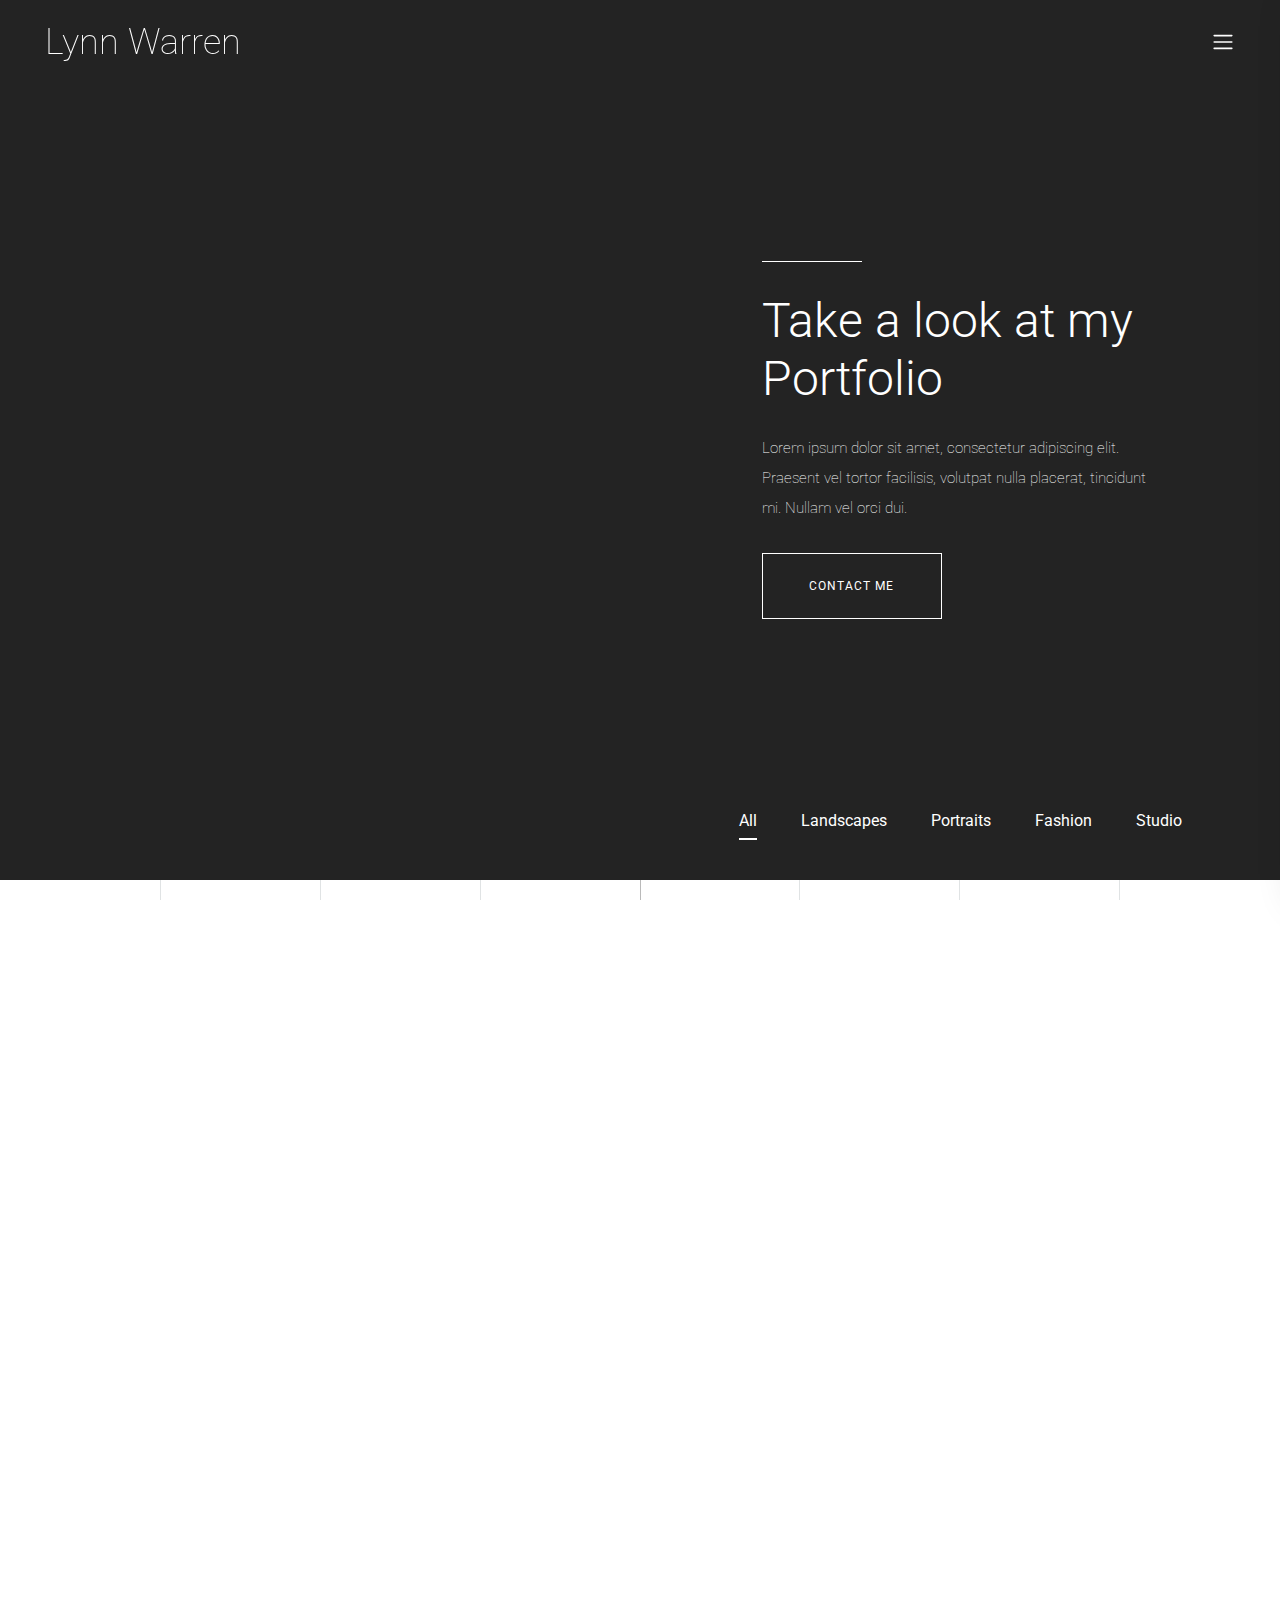
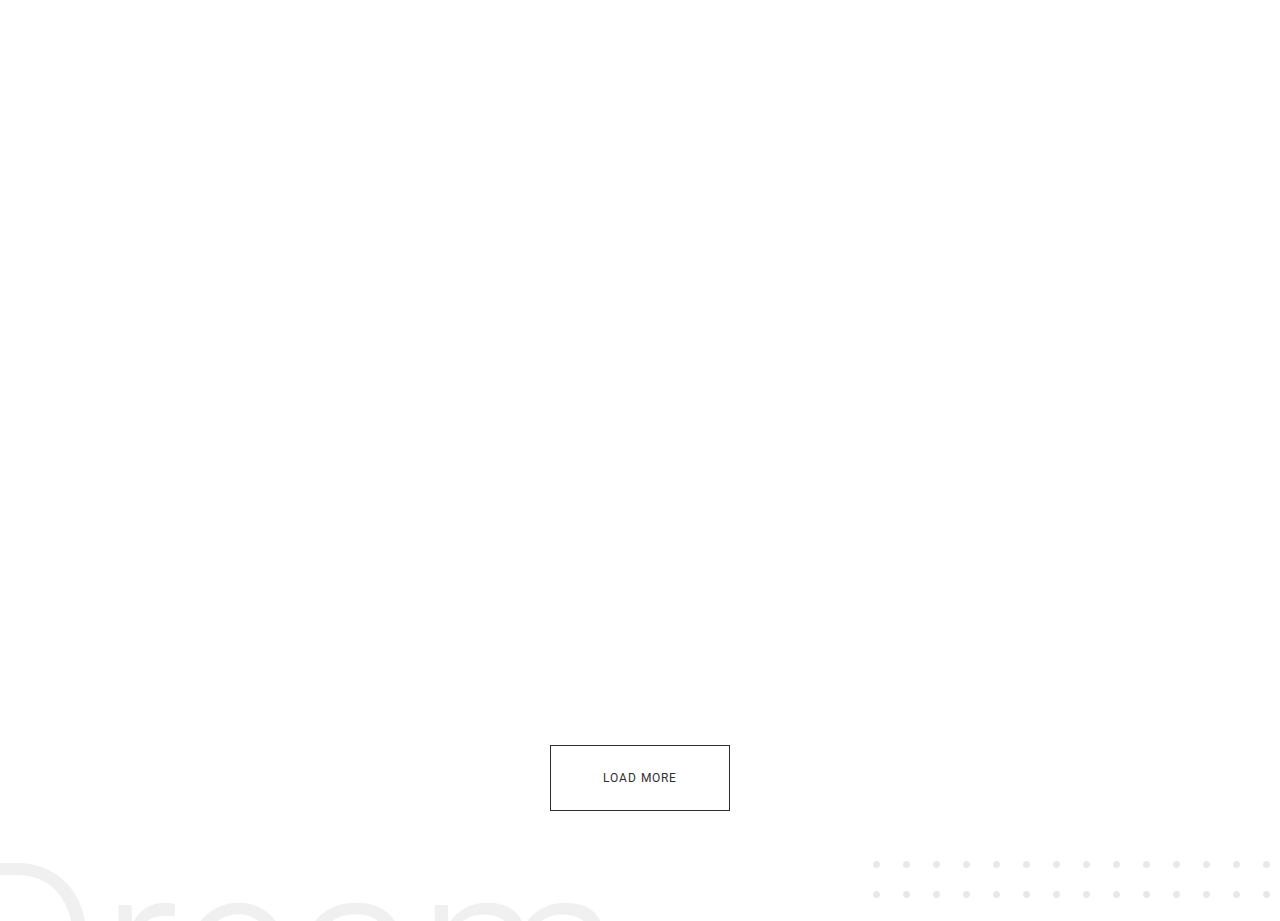
<file: portfolio.html>
<!DOCTYPE html>
<html lang="en">

<head>
    <meta charset="UTF-8">
    <meta name="description" content="">
    <meta http-equiv="X-UA-Compatible" content="IE=edge">
    <meta name="viewport" content="width=device-width, initial-scale=1, shrink-to-fit=no">
    <!-- The above 4 meta tags *must* come first in the head; any other head content must come *after* these tags -->

    <!-- Title  -->
    <title>Lynn Warren - Portfolio</title>

    <!-- Favicon  -->
    <link rel="icon" href="img/core-img/favicon.ico">

    <!-- Style CSS -->
    <link rel="stylesheet" href="style.css">

</head>

<body>
    <!-- Preloader Start -->
    <div id="preloader">
        <div class="preload-content">
            <div id="sonar-load"></div>
        </div>
    </div>
    <!-- Preloader End -->

    <!-- Grids -->
    <div class="grids d-flex justify-content-between">
        <div class="grid1"></div>
        <div class="grid2"></div>
        <div class="grid3"></div>
        <div class="grid4"></div>
        <div class="grid5"></div>
        <div class="grid6"></div>
        <div class="grid7"></div>
        <div class="grid8"></div>
        <div class="grid9"></div>
    </div>

    <!-- ***** Main Menu Area Start ***** -->
    <div class="mainMenu d-flex align-items-center justify-content-between">
        <!-- Close Icon -->
        <div class="closeIcon">
            <i class="ti-close" aria-hidden="true"></i>
        </div>
        <!-- Logo Area -->
        <div class="logo-area">
            <a href="index.html">Lynn Warren</a>
        </div>
        <!-- Nav -->
        <div class="sonarNav">
            <nav>
                <ul>
                    <li class="nav-item active">
                        <a class="nav-link" href="index.html">Home</a>
                    </li>
                    <li class="nav-item">
                        <a class="nav-link" href="about-me.html">About Me</a>
                    </li>
                    <!-- <li class="nav-item">
                        <a class="nav-link" href="services.html">Services</a>
                    </li> -->
                    <li class="nav-item">
                        <a class="nav-link" href="portfolio.html">Portfolio</a>
                    </li>
                    <!-- <li class="nav-item">
                        <a class="nav-link" href="blog.html">Blog</a>
                    </li> -->
                    <li class="nav-item">
                        <a class="nav-link" href="contact.html">Contact</a>
                    </li>
                    <!-- <li class="nav-item">
                        <a class="nav-link" href="elements.html">Elements</a>
                    </li> -->
                </ul>
            </nav>
        </div>
        <!-- Copwrite Text -->
        <div class="copywrite-text">
            <p style="display: none;"><!-- Link back to Colorlib can't be removed. Template is licensed under CC BY 3.0. -->
Copyright &copy;<script>document.write(new Date().getFullYear());</script> All rights reserved | This template is made with <i class="fa fa-heart-o" aria-hidden="true"></i> by <a href="https://colorlib.com" target="_blank">Colorlib</a>
<!-- Link back to Colorlib can't be removed. Template is licensed under CC BY 3.0. -->
</p>
        </div>
    </div>
    <!-- ***** Main Menu Area End ***** -->

    <!-- ***** Header Area Start ***** -->
    <header class="header-area">
        <div class="container-fluid">
            <div class="row">
                <div class="col-12">
                    <div class="menu-area d-flex justify-content-between">
                        <!-- Logo Area  -->
                        <div class="logo-area">
                            <a href="index.html">Lynn Warren</a>
                        </div>

                        <div class="menu-content-area d-flex align-items-center">
                            <!-- Header Social Area -->
                            <div class="header-social-area d-flex align-items-center">
                                <!-- <a href="#" data-toggle="tooltip" data-placement="bottom" title="Pinterest"><i class="fa fa-pinterest" aria-hidden="true"></i></a>
                                <a href="#" data-toggle="tooltip" data-placement="bottom" title="Linkedin"><i class="fa fa-linkedin" aria-hidden="true"></i></a>
                                <a href="#" data-toggle="tooltip" data-placement="bottom" title="Instagram"><i class="fa fa-instagram" aria-hidden="true"></i></a>
                                <a href="#" data-toggle="tooltip" data-placement="bottom" title="Facebook"><i class="fa fa-facebook" aria-hidden="true"></i></a>
                                <a href="#" data-toggle="tooltip" data-placement="bottom" title="Twitter"><i class="fa fa-twitter" aria-hidden="true"></i></a> -->
                            </div>
                            <!-- Menu Icon -->
                            <span class="navbar-toggler-icon" id="menuIcon"></span>
                        </div>
                    </div>
                </div>
            </div>
        </div>
    </header>
    <!-- ***** Header Area End ***** -->

    <!-- ***** Hero Area Start ***** -->
    <div class="hero-area d-flex align-items-center">
        <!-- Hero Thumbnail -->
        <div class="hero-thumbnail equalize bg-img" style="background-image: url(https://res.cloudinary.com/ds0ene9lh/image/upload/v1538584477/homepage/4.jpg);"></div>

        <!-- Hero Content -->
        <div class="hero-content equalize">
            <div class="container-fluid h-100">
                <div class="row h-100 align-items-center justify-content-center">
                    <div class="col-12 col-md-8">
                        <div class="line"></div>
                        <h2>Take a look at my Portfolio</h2>
                        <p>Lorem ipsum dolor sit amet, consectetur adipiscing elit. Praesent vel tortor facilisis, volutpat nulla placerat, tincidunt mi. Nullam vel orci dui.</p>
                        <a href="mailto:lw@millhousegroup.com" class="btn sonar-btn white-btn">contact me</a>
                    </div>
                </div>
            </div>
        </div>

        <!-- Portfolio Menu -->
        <div class="sonar-portfolio-menu">
            <div class="text-center portfolio-menu">
                <button class="btn active" data-filter="*">All</button>
                <button class="btn" data-filter=".landscapes">Landscapes</button>
                <button class="btn" data-filter=".portraits">Portraits</button>
                <button class="btn" data-filter=".fashion">Fashion</button>
                <button class="btn" data-filter=".studio">Studio</button>
            </div>
        </div>
    </div>
    <!-- ***** Hero Area End ***** -->

    <!-- ****** Gallery Area Start ****** -->
    <section class="sonar-projects-area" id="projects">
        <div class="container-fluid">
            <div class="row sonar-portfolio">

                <!-- Single gallery Item -->
                <div class="col-12 col-sm-6 col-lg-3 single_gallery_item landscapes studio wow fadeInUpBig" data-wow-delay="300ms">
                    <a class="gallery-img" href="img/portfolio-img/1.jpg"><img src="img/portfolio-img/1.jpg" alt=""></a>
                    <!-- Gallery Content -->
                    <div class="gallery-content">
                        <h4>Mountains in the mist</h4>
                        <p>Landscapes</p>
                    </div>
                </div>

                <!-- Single gallery Item -->
                <div class="col-12 col-sm-6 col-lg-3 single_gallery_item portraits fashion wow fadeInUpBig" data-wow-delay="500ms">
                    <a class="gallery-img" href="img/portfolio-img/2.jpg"><img src="img/portfolio-img/2.jpg" alt=""></a>
                    <!-- Gallery Content -->
                    <div class="gallery-content">
                        <h4>A beautifull encounter</h4>
                        <p>Portrait</p>
                    </div>
                </div>

                <!-- Single gallery Item -->
                <div class="col-12 col-sm-6 col-lg-3 single_gallery_item landscapes studio wow fadeInUpBig" data-wow-delay="700ms">
                    <a class="gallery-img" href="img/portfolio-img/3.jpg"><img src="img/portfolio-img/3.jpg" alt=""></a>
                    <!-- Gallery Content -->
                    <div class="gallery-content">
                        <h4>Mountains in the mist</h4>
                        <p>Landscapes</p>
                    </div>
                </div>

                <!-- Single gallery Item -->
                <div class="col-12 col-sm-6 col-lg-3 single_gallery_item portraits studio wow fadeInUpBig" data-wow-delay="900ms">
                    <a class="gallery-img" href="img/portfolio-img/4.jpg"><img src="img/portfolio-img/4.jpg" alt=""></a>
                    <!-- Gallery Content -->
                    <div class="gallery-content">
                        <h4>A beautifull encounter</h4>
                        <p>Portrait</p>
                    </div>
                </div>

                <!-- Single gallery Item -->
                <div class="col-12 col-sm-6 col-lg-3 single_gallery_item landscapes fashion wow fadeInUpBig" data-wow-delay="300ms">
                    <a class="gallery-img" href="img/portfolio-img/5.jpg"><img src="img/portfolio-img/5.jpg" alt=""></a>
                    <!-- Gallery Content -->
                    <div class="gallery-content">
                        <h4>Mountains in the mist</h4>
                        <p>Landscapes</p>
                    </div>
                </div>

                <!-- Single gallery Item -->
                <div class="col-12 col-sm-6 col-lg-3 single_gallery_item portraits fashion wow fadeInUpBig" data-wow-delay="500ms">
                    <a class="gallery-img" href="img/portfolio-img/6.jpg"><img src="img/portfolio-img/6.jpg" alt=""></a>
                    <!-- Gallery Content -->
                    <div class="gallery-content">
                        <h4>A beautifull encounter</h4>
                        <p>Portrait</p>
                    </div>
                </div>

                <!-- Single gallery Item -->
                <div class="col-12 col-sm-6 col-lg-3 single_gallery_item landscapes fashion wow fadeInUpBig" data-wow-delay="700ms">
                    <a class="gallery-img" href="img/portfolio-img/7.jpg"><img src="img/portfolio-img/7.jpg" alt=""></a>
                    <!-- Gallery Content -->
                    <div class="gallery-content">
                        <h4>Mountains in the mist</h4>
                        <p>Landscapes</p>
                    </div>
                </div>

                <!-- Single gallery Item -->
                <div class="col-12 col-sm-6 col-lg-3 single_gallery_item portraits studio wow fadeInUpBig" data-wow-delay="900ms">
                    <a class="gallery-img" href="img/portfolio-img/8.jpg"><img src="img/portfolio-img/8.jpg" alt=""></a>
                    <!-- Gallery Content -->
                    <div class="gallery-content">
                        <h4>A beautifull encounter</h4>
                        <p>Portrait</p>
                    </div>
                </div>

                <!-- Single gallery Item -->
                <div class="col-12 col-sm-6 col-lg-3 single_gallery_item landscapes studio wow fadeInUpBig" data-wow-delay="300ms">
                    <a class="gallery-img" href="img/portfolio-img/9.jpg"><img src="img/portfolio-img/9.jpg" alt=""></a>
                    <!-- Gallery Content -->
                    <div class="gallery-content">
                        <h4>Mountains in the mist</h4>
                        <p>Landscapes</p>
                    </div>
                </div>

                <!-- Single gallery Item -->
                <div class="col-12 col-sm-6 col-lg-3 single_gallery_item portraits wow fadeInUpBig" data-wow-delay="500ms">
                    <a class="gallery-img" href="img/portfolio-img/10.jpg"><img src="img/portfolio-img/10.jpg" alt=""></a>
                    <!-- Gallery Content -->
                    <div class="gallery-content">
                        <h4>A beautifull encounter</h4>
                        <p>Portrait</p>
                    </div>
                </div>

                <!-- Single gallery Item -->
                <div class="col-12 col-sm-6 col-lg-3 single_gallery_item landscapes wow fadeInUpBig" data-wow-delay="700ms">
                    <a class="gallery-img" href="img/portfolio-img/11.jpg"><img src="img/portfolio-img/11.jpg" alt=""></a>
                    <!-- Gallery Content -->
                    <div class="gallery-content">
                        <h4>Mountains in the mist</h4>
                        <p>Landscapes</p>
                    </div>
                </div>

                <!-- Single gallery Item -->
                <div class="col-12 col-sm-6 col-lg-3 single_gallery_item portraits wow fadeInUpBig" data-wow-delay="900ms">
                    <a class="gallery-img" href="img/portfolio-img/12.jpg"><img src="img/portfolio-img/12.jpg" alt=""></a>
                    <!-- Gallery Content -->
                    <div class="gallery-content">
                        <h4>A beautifull encounter</h4>
                        <p>Portrait</p>
                    </div>
                </div>
            </div>

            <div class="row">
                <div class="col-12 text-center">
                    <a href="#" class="btn sonar-btn">Load More</a>
                </div>
            </div>
        </div>
    </section>
    <!-- ****** Gallery Area End ****** -->

    <!-- ***** Footer Area Start ***** -->
    <footer class="footer-area">
        <!-- back end content -->
        <div class="backEnd-content">
            <img class="dots" src="img/core-img/dots.png" alt="">
            <h2>Dream</h2>
        </div>

        <div class="container">
            <div class="row">
                <div class="col-12">
                    <!-- Copywrite Text -->
                    <div class="copywrite-text">
                        <p style="display: none;"><!-- Link back to Colorlib can't be removed. Template is licensed under CC BY 3.0. -->
Copyright &copy;<script>document.write(new Date().getFullYear());</script> All rights reserved | This template is made with <i class="fa fa-heart-o" aria-hidden="true"></i> by <a href="https://colorlib.com" target="_blank">Colorlib</a>
<!-- Link back to Colorlib can't be removed. Template is licensed under CC BY 3.0. -->
</p>
                    </div>
                </div>
            </div>
        </div>
    </footer>
    <!-- ***** Footer Area End ***** -->

    <!-- jQuery (Necessary for All JavaScript Plugins) -->
    <script src="js/jquery/jquery-2.2.4.min.js"></script>
    <!-- Popper js -->
    <script src="js/popper.min.js"></script>
    <!-- Bootstrap js -->
    <script src="js/bootstrap.min.js"></script>
    <!-- Plugins js -->
    <script src="js/plugins.js"></script>
    <!-- Active js -->
    <script src="js/active.js"></script>

</body>

</html>
</file>
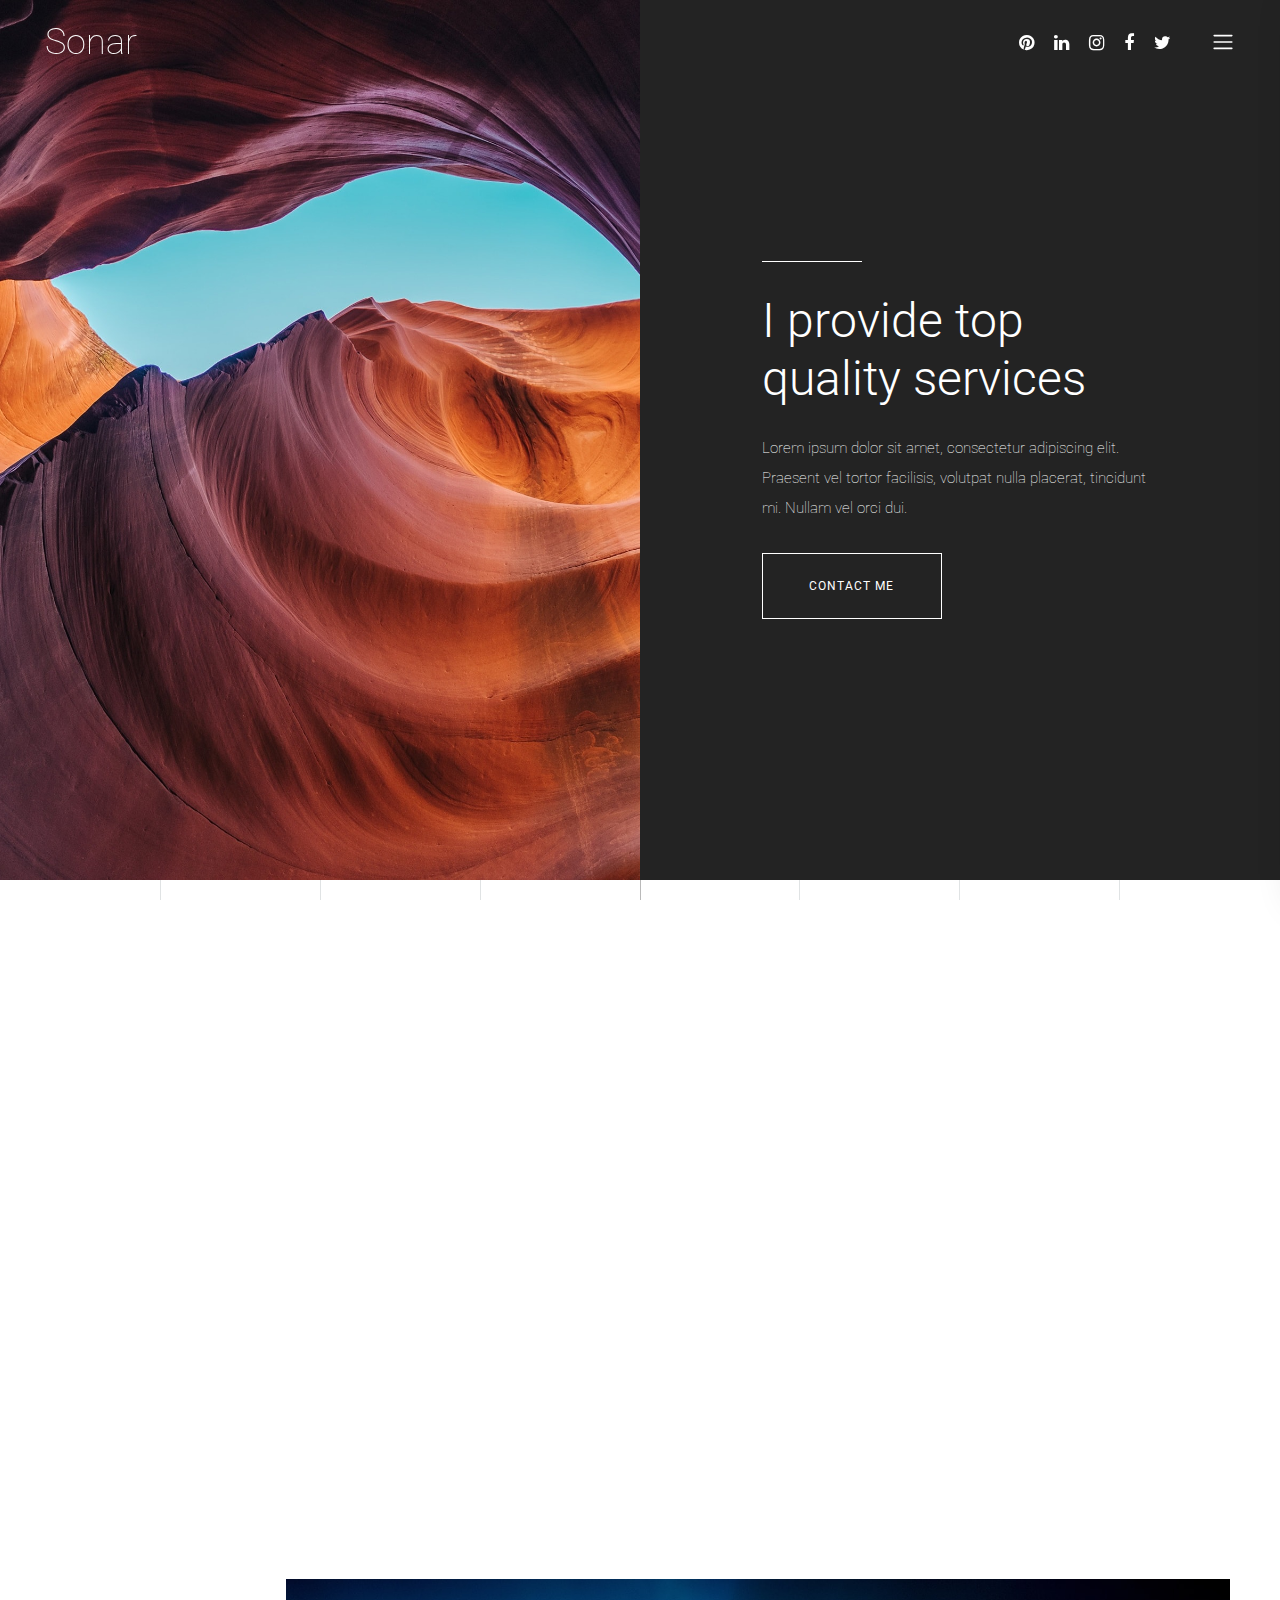
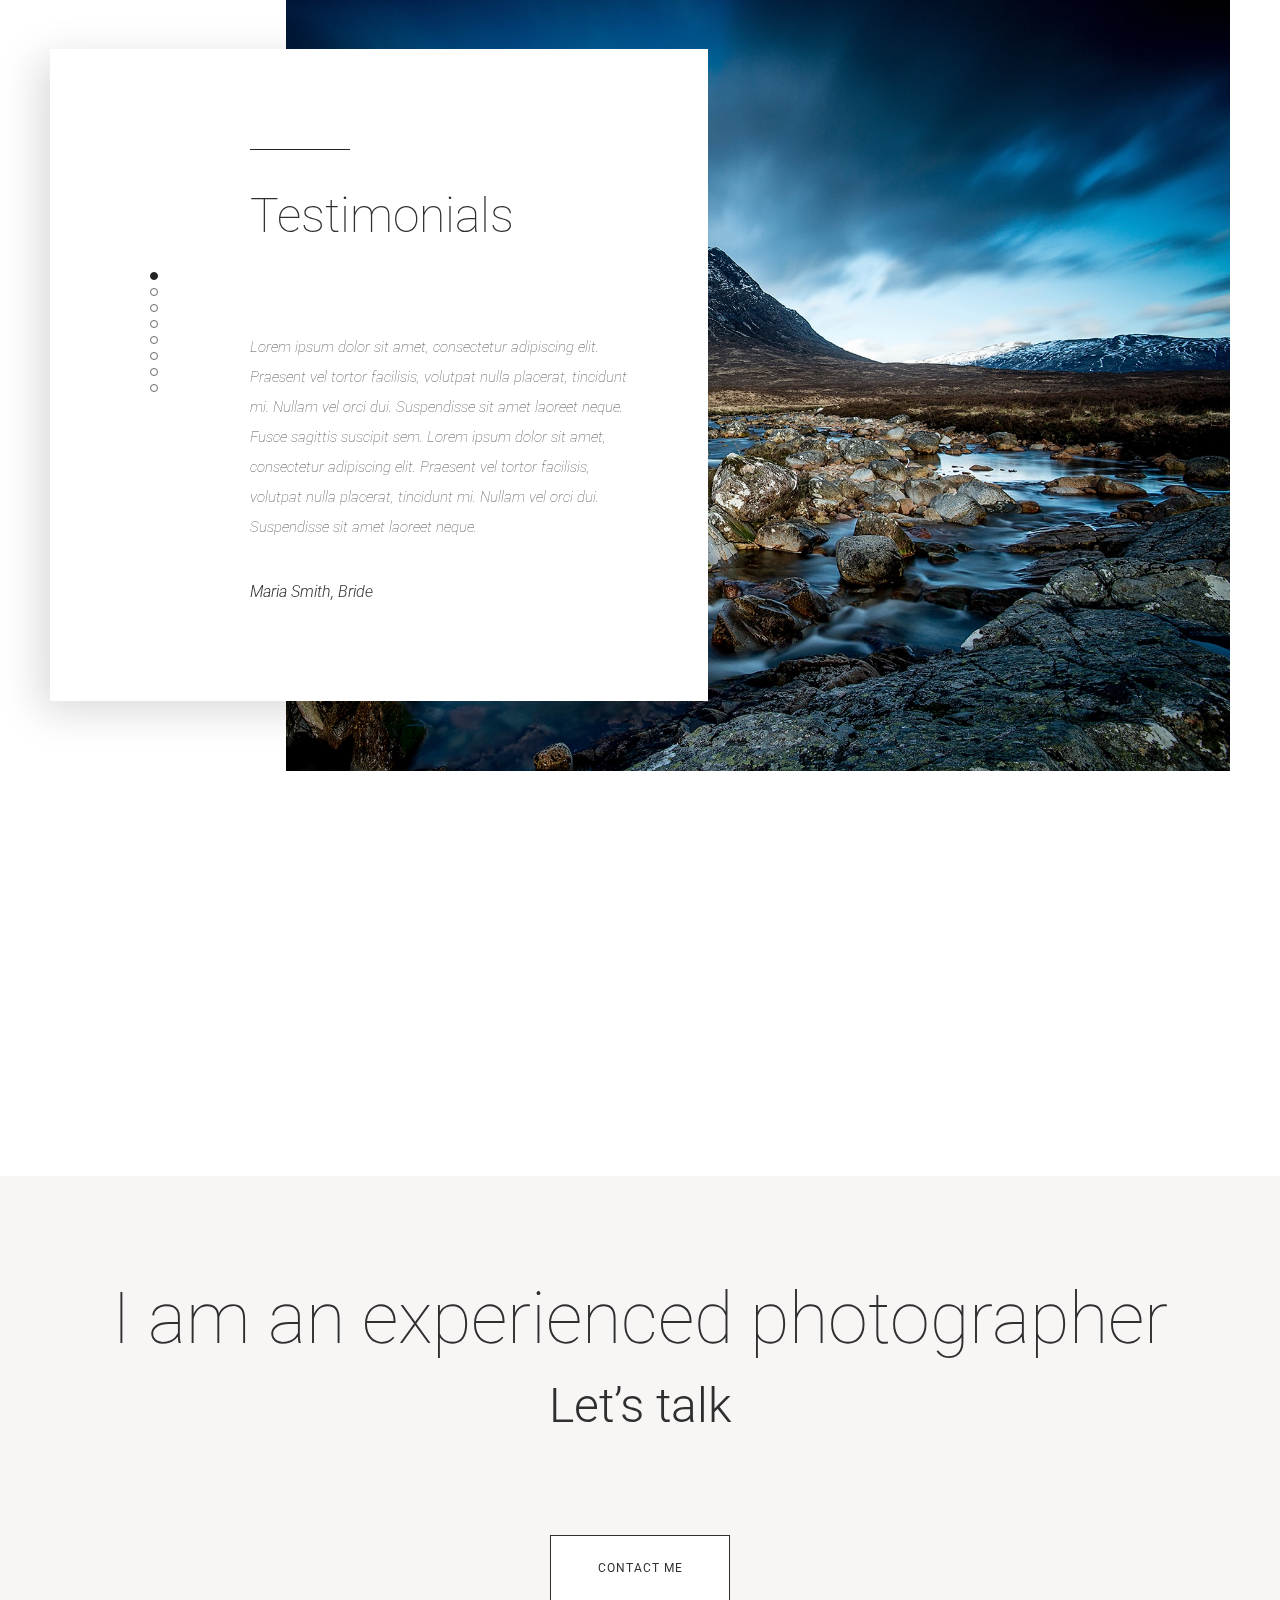
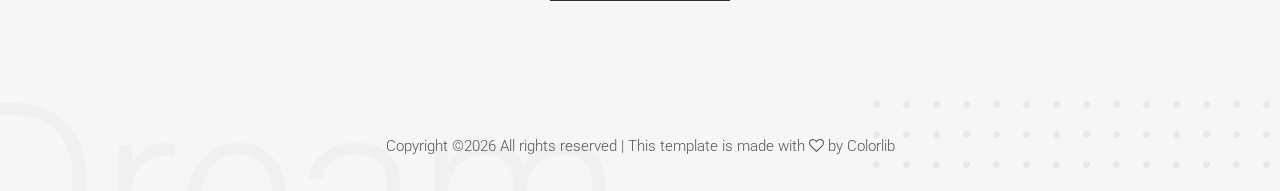
<file: services.html>
<!DOCTYPE html>
<html lang="en">

<head>
    <meta charset="UTF-8">
    <meta name="description" content="">
    <meta http-equiv="X-UA-Compatible" content="IE=edge">
    <meta name="viewport" content="width=device-width, initial-scale=1, shrink-to-fit=no">
    <!-- The above 4 meta tags *must* come first in the head; any other head content must come *after* these tags -->

    <!-- Title  -->
    <title>Sonar - Photography Template</title>

    <!-- Favicon  -->
    <link rel="icon" href="img/core-img/favicon.ico">

    <!-- Style CSS -->
    <link rel="stylesheet" href="style.css">

</head>

<body>
    <!-- Preloader Start -->
    <div id="preloader">
        <div class="preload-content">
            <div id="sonar-load"></div>
        </div>
    </div>
    <!-- Preloader End -->

    <!-- Grids -->
    <div class="grids d-flex justify-content-between">
        <div class="grid1"></div>
        <div class="grid2"></div>
        <div class="grid3"></div>
        <div class="grid4"></div>
        <div class="grid5"></div>
        <div class="grid6"></div>
        <div class="grid7"></div>
        <div class="grid8"></div>
        <div class="grid9"></div>
    </div>

    <!-- ***** Main Menu Area Start ***** -->
    <div class="mainMenu d-flex align-items-center justify-content-between">
        <!-- Close Icon -->
        <div class="closeIcon">
            <i class="ti-close" aria-hidden="true"></i>
        </div>
        <!-- Logo Area -->
        <div class="logo-area">
            <a href="index.html">Sonar</a>
        </div>
        <!-- Nav -->
        <div class="sonarNav">
            <nav>
                <ul>
                    <li class="nav-item active">
                        <a class="nav-link" href="index.html">Home</a>
                    </li>
                    <li class="nav-item">
                        <a class="nav-link" href="about-me.html">About Me</a>
                    </li>
                    <li class="nav-item">
                        <a class="nav-link" href="services.html">Services</a>
                    </li>
                    <li class="nav-item">
                        <a class="nav-link" href="portfolio.html">Portfolio</a>
                    </li>
                    <li class="nav-item">
                        <a class="nav-link" href="blog.html">Blog</a>
                    </li>
                    <li class="nav-item">
                        <a class="nav-link" href="contact.html">Contact</a>
                    </li>
                    <li class="nav-item">
                        <a class="nav-link" href="elements.html">Elements</a>
                    </li>
                </ul>
            </nav>
        </div>
        <!-- Copwrite Text -->
        <div class="copywrite-text">
            <p><!-- Link back to Colorlib can't be removed. Template is licensed under CC BY 3.0. -->
Copyright &copy;<script>document.write(new Date().getFullYear());</script> All rights reserved | This template is made with <i class="fa fa-heart-o" aria-hidden="true"></i> by <a href="https://colorlib.com" target="_blank">Colorlib</a>
<!-- Link back to Colorlib can't be removed. Template is licensed under CC BY 3.0. -->
</p>
        </div>
    </div>
    <!-- ***** Main Menu Area End ***** -->

    <!-- ***** Header Area Start ***** -->
    <header class="header-area">
        <div class="container-fluid">
            <div class="row">
                <div class="col-12">
                    <div class="menu-area d-flex justify-content-between">
                        <!-- Logo Area  -->
                        <div class="logo-area">
                            <a href="index.html">Sonar</a>
                        </div>

                        <div class="menu-content-area d-flex align-items-center">
                            <!-- Header Social Area -->
                            <div class="header-social-area d-flex align-items-center">
                                <a href="#" data-toggle="tooltip" data-placement="bottom" title="Pinterest"><i class="fa fa-pinterest" aria-hidden="true"></i></a>
                                <a href="#" data-toggle="tooltip" data-placement="bottom" title="Linkedin"><i class="fa fa-linkedin" aria-hidden="true"></i></a>
                                <a href="#" data-toggle="tooltip" data-placement="bottom" title="Instagram"><i class="fa fa-instagram" aria-hidden="true"></i></a>
                                <a href="#" data-toggle="tooltip" data-placement="bottom" title="Facebook"><i class="fa fa-facebook" aria-hidden="true"></i></a>
                                <a href="#" data-toggle="tooltip" data-placement="bottom" title="Twitter"><i class="fa fa-twitter" aria-hidden="true"></i></a>
                            </div>
                            <!-- Menu Icon -->
                            <span class="navbar-toggler-icon" id="menuIcon"></span>
                        </div>
                    </div>
                </div>
            </div>
        </div>
    </header>
    <!-- ***** Header Area End ***** -->

    <!-- ***** Hero Area Start ***** -->
    <div class="hero-area d-flex align-items-center">
        <!-- Hero Thumbnail -->
        <div class="hero-thumbnail equalize bg-img" style="background-image: url(img/bg-img/services.jpg);"></div>
        
        <!-- Hero Content -->
        <div class="hero-content equalize">
            <div class="container-fluid h-100">
                <div class="row h-100 align-items-center justify-content-center">
                    <div class="col-12 col-md-8">
                        <div class="line"></div>
                        <h2>I provide top quality services</h2>
                        <p>Lorem ipsum dolor sit amet, consectetur adipiscing elit. Praesent vel tortor facilisis, volutpat nulla placerat, tincidunt mi. Nullam vel orci dui.</p>
                        <a href="#" class="btn sonar-btn white-btn">contact me</a>
                    </div>
                </div>
            </div>
        </div>
    </div>
    <!-- ***** Hero Area End ***** -->

    <!-- ***** Services Area Start ***** -->
    <div class="sonar-services-area section-padding-100-50">
        <div class="container">
            <div class="row">
                <!-- Single Services Area -->
                <div class="col-12 col-md-6 col-lg-4">
                    <div class="single-services-area wow fadeInUp" data-wow-delay="300ms">
                        <img src="img/core-img/camera.png" alt="">
                        <h4>Wedding Photograpy</h4>
                        <p>Lorem ipsum dolor sit amet, consectetur adipiscing elit. Praesent vel tortor facilisis, volutpat nulla placerat, tincidunt mi. Nullam vel orci dui.</p>
                    </div>
                </div>
                <!-- Single Services Area -->
                <div class="col-12 col-md-6 col-lg-4">
                    <div class="single-services-area wow fadeInUp" data-wow-delay="600ms">
                        <img src="img/core-img/vector.png" alt="">
                        <h4>Studio Photograpy</h4>
                        <p>Lorem ipsum dolor sit amet, consectetur adipiscing elit. Praesent vel tortor facilisis, volutpat nulla placerat, tincidunt mi. Nullam vel orci dui.</p>
                    </div>
                </div>
                <!-- Single Services Area -->
                <div class="col-12 col-md-6 col-lg-4">
                    <div class="single-services-area wow fadeInUp" data-wow-delay="900ms">
                        <img src="img/core-img/pantone.png" alt="">
                        <h4>Fashion Photograpy</h4>
                        <p>Lorem ipsum dolor sit amet, consectetur adipiscing elit. Praesent vel tortor facilisis, volutpat nulla placerat, tincidunt mi. Nullam vel orci dui.</p>
                    </div>
                </div>
                <!-- Single Services Area -->
                <div class="col-12 col-md-6 col-lg-4">
                    <div class="single-services-area wow fadeInUp" data-wow-delay="300ms">
                        <img src="img/core-img/video-player.png" alt="">
                        <h4>Profesional Videos</h4>
                        <p>Lorem ipsum dolor sit amet, consectetur adipiscing elit. Praesent vel tortor facilisis, volutpat nulla placerat, tincidunt mi. Nullam vel orci dui.</p>
                    </div>
                </div>
                <!-- Single Services Area -->
                <div class="col-12 col-md-6 col-lg-4">
                    <div class="single-services-area wow fadeInUp" data-wow-delay="600ms">
                        <img src="img/core-img/browsing.png" alt="">
                        <h4>Landscapes</h4>
                        <p>Lorem ipsum dolor sit amet, consectetur adipiscing elit. Praesent vel tortor facilisis, volutpat nulla placerat, tincidunt mi. Nullam vel orci dui.</p>
                    </div>
                </div>
                <!-- Single Services Area -->
                <div class="col-12 col-md-6 col-lg-4">
                    <div class="single-services-area wow fadeInUp" data-wow-delay="900ms">
                        <img src="img/core-img/develop.png" alt="">
                        <h4>Photo Journalism</h4>
                        <p>Lorem ipsum dolor sit amet, consectetur adipiscing elit. Praesent vel tortor facilisis, volutpat nulla placerat, tincidunt mi. Nullam vel orci dui.</p>
                    </div>
                </div>
            </div>
        </div>
    </div>
    <!-- ***** Services Area End ***** -->

    <div class="sonar-testimonials-area bg-img" style="background-image: url(img/bg-img/tes.jpg);">
        <div class="container-fluid">
            <div class="row">
                <div class="col-12 col-md-10 col-lg-7">
                    <div class="testimonial-content bg-white">
                        <div class="section-heading text-left">
                            <div class="line"></div>
                            <h2>Testimonials</h2>
                        </div>

                        <div class="testimonial-slides owl-carousel">

                            <div class="single-tes-slide">
                                <p>Lorem ipsum dolor sit amet, consectetur adipiscing elit. Praesent vel tortor facilisis, volutpat nulla placerat, tincidunt mi. Nullam vel orci dui. Suspendisse sit amet laoreet neque. Fusce sagittis suscipit sem. Lorem ipsum dolor sit amet, consectetur adipiscing elit. Praesent vel tortor facilisis, volutpat nulla placerat, tincidunt mi. Nullam vel orci dui. Suspendisse sit amet laoreet neque.</p>
                                <h6>Maria Smith, Bride</h6>
                            </div>

                            <div class="single-tes-slide">
                                <p>Lorem ipsum dolor sit amet, consectetur adipiscing elit. Praesent vel tortor facilisis, volutpat nulla placerat, tincidunt mi. Nullam vel orci dui. Suspendisse sit amet laoreet neque. Fusce sagittis suscipit sem. Lorem ipsum dolor sit amet, consectetur adipiscing elit. Praesent vel tortor facilisis, volutpat nulla placerat, tincidunt mi. Nullam vel orci dui. Suspendisse sit amet laoreet neque.</p>
                                <h6>Maria Smith, Bride</h6>
                            </div>

                            <div class="single-tes-slide">
                                <p>Lorem ipsum dolor sit amet, consectetur adipiscing elit. Praesent vel tortor facilisis, volutpat nulla placerat, tincidunt mi. Nullam vel orci dui. Suspendisse sit amet laoreet neque. Fusce sagittis suscipit sem. Lorem ipsum dolor sit amet, consectetur adipiscing elit. Praesent vel tortor facilisis, volutpat nulla placerat, tincidunt mi. Nullam vel orci dui. Suspendisse sit amet laoreet neque.</p>
                                <h6>Maria Smith, Bride</h6>
                            </div>

                            <div class="single-tes-slide">
                                <p>Lorem ipsum dolor sit amet, consectetur adipiscing elit. Praesent vel tortor facilisis, volutpat nulla placerat, tincidunt mi. Nullam vel orci dui. Suspendisse sit amet laoreet neque. Fusce sagittis suscipit sem. Lorem ipsum dolor sit amet, consectetur adipiscing elit. Praesent vel tortor facilisis, volutpat nulla placerat, tincidunt mi. Nullam vel orci dui. Suspendisse sit amet laoreet neque.</p>
                                <h6>Maria Smith, Bride</h6>
                            </div>

                            <div class="single-tes-slide">
                                <p>Lorem ipsum dolor sit amet, consectetur adipiscing elit. Praesent vel tortor facilisis, volutpat nulla placerat, tincidunt mi. Nullam vel orci dui. Suspendisse sit amet laoreet neque. Fusce sagittis suscipit sem. Lorem ipsum dolor sit amet, consectetur adipiscing elit. Praesent vel tortor facilisis, volutpat nulla placerat, tincidunt mi. Nullam vel orci dui. Suspendisse sit amet laoreet neque.</p>
                                <h6>Maria Smith, Bride</h6>
                            </div>

                            <div class="single-tes-slide">
                                <p>Lorem ipsum dolor sit amet, consectetur adipiscing elit. Praesent vel tortor facilisis, volutpat nulla placerat, tincidunt mi. Nullam vel orci dui. Suspendisse sit amet laoreet neque. Fusce sagittis suscipit sem. Lorem ipsum dolor sit amet, consectetur adipiscing elit. Praesent vel tortor facilisis, volutpat nulla placerat, tincidunt mi. Nullam vel orci dui. Suspendisse sit amet laoreet neque.</p>
                                <h6>Maria Smith, Bride</h6>
                            </div>

                            <div class="single-tes-slide">
                                <p>Lorem ipsum dolor sit amet, consectetur adipiscing elit. Praesent vel tortor facilisis, volutpat nulla placerat, tincidunt mi. Nullam vel orci dui. Suspendisse sit amet laoreet neque. Fusce sagittis suscipit sem. Lorem ipsum dolor sit amet, consectetur adipiscing elit. Praesent vel tortor facilisis, volutpat nulla placerat, tincidunt mi. Nullam vel orci dui. Suspendisse sit amet laoreet neque.</p>
                                <h6>Maria Smith, Bride</h6>
                            </div>

                            <div class="single-tes-slide">
                                <p>Lorem ipsum dolor sit amet, consectetur adipiscing elit. Praesent vel tortor facilisis, volutpat nulla placerat, tincidunt mi. Nullam vel orci dui. Suspendisse sit amet laoreet neque. Fusce sagittis suscipit sem. Lorem ipsum dolor sit amet, consectetur adipiscing elit. Praesent vel tortor facilisis, volutpat nulla placerat, tincidunt mi. Nullam vel orci dui. Suspendisse sit amet laoreet neque.</p>
                                <h6>Maria Smith, Bride</h6>
                            </div>

                        </div>
                    </div>
                </div>
            </div>
        </div>
    </div>

    <div class="cool-facts-area section-padding-100-0">
        <div class="container">
            <div class="row align-items-center">
                <!-- Single Cool Fact-->
                <div class="col-12 col-sm-6 col-lg-3">
                    <div class="single-cool-fact-area text-center mb-100 wow fadeInUpBig" data-wow-delay="250ms">
                        <img src="img/core-img/golden-ratio.png" alt="">
                        <h2><span class="counter">149</span></h2>
                        <p>Happy Brides</p>
                    </div>
                </div>
                <!-- Single Cool Fact-->
                <div class="col-12 col-sm-6 col-lg-3">
                    <div class="single-cool-fact-area text-center mb-100 wow fadeInUpBig" data-wow-delay="500ms">
                        <img src="img/core-img/canvas.png" alt="">
                        <h2><span class="counter">2391</span></h2>
                        <p>Landscape Photos</p>
                    </div>
                </div>
                <!-- Single Cool Fact-->
                <div class="col-12 col-sm-6 col-lg-3">
                    <div class="single-cool-fact-area text-center mb-100 wow fadeInUpBig" data-wow-delay="750ms">
                        <img src="img/core-img/mouse.png" alt="">
                        <h2><span class="counter">245</span></h2>
                        <p>Airbrushed Photos</p>
                    </div>
                </div>
                <!-- Single Cool Fact-->
                <div class="col-12 col-sm-6 col-lg-3">
                    <div class="single-cool-fact-area text-center mb-100 wow fadeInUpBig" data-wow-delay="1000ms">
                        <img src="img/core-img/coffee.png" alt="">
                        <h2><span class="counter">128</span></h2>
                        <p>Coffes a month</p>
                    </div>
                </div>
            </div>
        </div>
    </div>

    <!-- ***** Call to Action Area Start ***** -->
    <div class="sonar-call-to-action-area bg-gray section-padding-100">
        <div class="container">
            <div class="row">
                <div class="col-12">
                    <div class="call-to-action-content">
                        <h2>I am an experienced photographer</h2>
                        <h5>Let’s talk</h5>
                        <a href="#" class="btn sonar-btn mt-100">contact me</a>
                    </div>
                </div>
            </div>
        </div>
    </div>
    <!-- ***** Call to Action Area End ***** -->

    <!-- ***** Footer Area Start ***** -->
    <footer class="footer-area bg-gray">
        <!-- back end content -->
        <div class="backEnd-content">
            <img class="dots" src="img/core-img/dots.png" alt="">
            <h2>Dream</h2>
        </div>
        
        <div class="container">
            <div class="row">
                <div class="col-12">
                    <!-- Copywrite Text -->
                    <div class="copywrite-text">
                        <p><!-- Link back to Colorlib can't be removed. Template is licensed under CC BY 3.0. -->
Copyright &copy;<script>document.write(new Date().getFullYear());</script> All rights reserved | This template is made with <i class="fa fa-heart-o" aria-hidden="true"></i> by <a href="https://colorlib.com" target="_blank">Colorlib</a>
<!-- Link back to Colorlib can't be removed. Template is licensed under CC BY 3.0. -->
</p>
                    </div>
                </div>
            </div>
        </div>
    </footer>
    <!-- ***** Footer Area End ***** -->

    <!-- jQuery (Necessary for All JavaScript Plugins) -->
    <script src="js/jquery/jquery-2.2.4.min.js"></script>
    <!-- Popper js -->
    <script src="js/popper.min.js"></script>
    <!-- Bootstrap js -->
    <script src="js/bootstrap.min.js"></script>
    <!-- Plugins js -->
    <script src="js/plugins.js"></script>
    <!-- Active js -->
    <script src="js/active.js"></script>

</body>

</html>
</file>
<file: style.css>
/* [ -- Master Stylesheet -- ] */
/* ----------------------------------------------------------
:: Template Name: Sonar - Photography Template
:: Author: Colorlib
:: Author URL: https://colorlib.com
:: Version: 1.0
:: Created: March 09, 2018
:: Last Updated: March 09, 2018
---------------------------------------------------------- */
/* Variables */
/* mixin */
/* :: Import Fonts */
@import url("https://fonts.googleapis.com/css?family=Roboto:100,300,400,500,700");
/* :: Import All CSS */
@import url(css/bootstrap.min.css);
@import url(css/animate.css);
@import url(css/owl.carousel.css);
@import url(css/magnific-popup.css);
@import url(css/font-awesome.min.css);
@import url(css/themify-icons.css);
/* :: Base CSS */
* {
  margin: 0;
  padding: 0; }

body {
  font-family: "Roboto", sans-serif; }

h1,
h2,
h3,
h4,
h5,
h6 {
  color: #2f2f2f;
  font-weight: 300; }

p {
  color: #565656;
  font-size: 15px;
  line-height: 2;
  font-weight: 100; }

a {
  -webkit-transition-duration: 500ms;
  transition-duration: 500ms;
  text-decoration: none;
  outline: none;
  font-size: 14px;
  font-weight: 700; }
  a:hover, a:focus {
    -webkit-transition-duration: 500ms;
    transition-duration: 500ms;
    text-decoration: none;
    outline: none;
    font-size: 12px;
    font-weight: 400; }

#preloader {
  display: -webkit-box;
  display: -ms-flexbox;
  display: flex;
  -webkit-box-align: center;
  -ms-flex-align: center;
  -ms-grid-row-align: center;
  align-items: center;
  -webkit-box-pack: center;
  -ms-flex-pack: center;
  justify-content: center;
  background-color: #232323;
  position: fixed;
  width: 100%;
  height: 100%;
  z-index: 1000000; }

#sonar-load {
  width: 70px;
  height: 70px;
  border-radius: 50%;
  border: 3px;
  border-style: solid;
  border-color: transparent;
  border-top-color: #f8f5f5;
  -webkit-animation: sonar 2400ms linear infinite;
  animation: sonar 2400ms linear infinite;
  z-index: 999; }
  #sonar-load:before {
    content: "";
    position: absolute;
    top: 7.5px;
    left: 7.5px;
    right: 7.5px;
    bottom: 7.5px;
    border-radius: 50%;
    border: 3px;
    border-style: solid;
    border-color: transparent;
    border-top-color: #f8f5f5;
    -webkit-animation: sonar 2700ms linear infinite;
    animation: sonar 2700ms linear infinite; }
  #sonar-load:after {
    content: "";
    position: absolute;
    top: 20px;
    left: 20px;
    right: 20px;
    bottom: 20px;
    border-radius: 50%;
    border: 3px;
    border-style: solid;
    border-color: transparent;
    border-top-color: #f8f5f5;
    -webkit-animation: sonar 1800ms linear infinite;
    animation: sonar 1800ms linear infinite; }

@-webkit-keyframes sonar {
  0% {
    -webkit-transform: rotate(0deg);
    transform: rotate(0deg); }
  100% {
    -webkit-transform: rotate(360deg);
    transform: rotate(360deg); } }
@keyframes sonar {
  0% {
    -webkit-transform: rotate(0deg);
    transform: rotate(0deg); }
  100% {
    -webkit-transform: rotate(360deg);
    transform: rotate(360deg); } }
ul,
ol {
  margin: 0; }
  ul li,
  ol li {
    list-style: none; }

img {
  height: auto;
  max-width: 100%; }

.sonar-table {
  display: table;
  z-index: 9;
  position: absolute;
  width: 100%;
  height: 100%;
  margin: 0; }

.sonar-table-cell {
  display: table-cell;
  vertical-align: middle; }

.mt-15 {
  margin-top: 15px; }

.mt-30 {
  margin-top: 30px; }

.mt-50 {
  margin-top: 50px; }

.mt-70 {
  margin-top: 70px; }

.mt-100 {
  margin-top: 100px; }

.mb-15 {
  margin-bottom: 15px; }

.mb-30 {
  margin-bottom: 30px; }

.mb-50 {
  margin-bottom: 50px; }

.ml-15 {
  margin-left: 15px; }

.ml-30 {
  margin-left: 30px; }

.mr-15 {
  margin-right: 15px; }

.mr-30 {
  margin-right: 30px; }

.mb-70 {
  margin-bottom: 70px; }

.mb-100 {
  margin-bottom: 100px; }

.mt-230 {
  margin-top: 230px; }
  @media only screen and (max-width: 767px) {
    .mt-230 {
      margin-top: 100px; } }

.bg-img {
  background-position: center center;
  background-size: cover;
  background-repeat: no-repeat; }

.bg-transparent {
  background-color: transparent; }

.font-bold {
  font-weight: 700; }

.font-light {
  font-weight: 300; }

.height-500 {
  height: 500px !important; }

.height-600 {
  height: 600px !important; }

.height-700 {
  height: 700px !important; }

.height-800 {
  height: 800px !important; }

.mfp-wrap {
  z-index: 100000; }

.mfp-image-holder .mfp-close,
.mfp-iframe-holder .mfp-close {
  color: #ffffff;
  right: -30px;
  padding-right: 0;
  width: 30px;
  height: 30px;
  line-height: 25px;
  text-align: center;
  border: 2px solid #ffffff;
  border-radius: 50%;
  top: 10px; }

#scrollUp {
  background-color: #232323;
  border-radius: 50%;
  bottom: 60px;
  right: 60px;
  box-shadow: 0 2px 6px 0 rgba(0, 0, 0, 0.3);
  color: #ffffff;
  font-size: 30px;
  height: 70px;
  text-align: center;
  width: 70px;
  line-height: 66px;
  -webkit-transition-duration: 500ms;
  transition-duration: 500ms; }
  #scrollUp:hover {
    background-color: #192a56; }
  @media only screen and (min-width: 768px) and (max-width: 991px) {
    #scrollUp {
      bottom: 30px;
      right: 30px;
      height: 50px;
      width: 50px;
      line-height: 46px; } }
  @media only screen and (max-width: 767px) {
    #scrollUp {
      bottom: 30px;
      right: 30px;
      height: 50px;
      width: 50px;
      line-height: 46px; } }

.section-padding-100 {
  padding: 100px 0; }

.section-padding-50 {
  padding: 50px 0; }

.section-padding-50-0 {
  padding: 50px 0 0 0; }

.section-padding-100-70 {
  padding: 100px 0 70px; }

.section-padding-100-50 {
  padding: 100px 0 50px; }

.section-padding-100-0 {
  padding: 100px 0 0; }

.section-padding-0-100 {
  padding: 0 0 100px; }

.section-padding-100-20 {
  padding: 100px 0 20px 0; }

.bg-gray {
  background-color: #f8f5f5; }

.nicescroll-rails {
  z-index: 999999 !important; }

.section-heading {
  text-align: center;
  margin-bottom: 80px;
  position: relative;
  z-index: 1; }
  .section-heading .line {
    width: 100px;
    height: 1px;
    background-color: #232323;
    margin-bottom: 30px;
    display: block; }
  .section-heading h2 {
    font-size: 48px;
    margin-bottom: 0;
    font-weight: 100;
    line-height: 1.5; }
    .section-heading h2 span {
      font-weight: 400; }
    @media only screen and (min-width: 768px) and (max-width: 991px) {
      .section-heading h2 {
        font-size: 36px; } }
    @media only screen and (max-width: 767px) {
      .section-heading h2 {
        font-size: 30px; } }

.sonar-btn {
  position: relative;
  z-index: 1;
  min-width: 180px;
  height: 66px;
  border: 1px solid;
  border-color: #2f2f2f;
  text-transform: uppercase;
  color: #2f2f2f;
  font-size: 12px;
  letter-spacing: 1px;
  border-radius: 0;
  line-height: 64px;
  padding: 0;
  background-color: #ffffff; }
  .sonar-btn:hover, .sonar-btn:focus {
    background-color: #2f2f2f;
    font-size: 12px;
    color: #ffffff; }
  .sonar-btn.white-btn {
    border-color: #ffffff;
    color: #ffffff;
    background-color: transparent; }
    .sonar-btn.white-btn:hover, .sonar-btn.white-btn:focus {
      background-color: #ffffff;
      color: #2f2f2f; }
  .sonar-btn.btn-2 {
    background-color: #2f2f2f;
    font-size: 12px;
    color: #ffffff; }
  .sonar-btn.btn-3 {
    background-color: #232323;
    color: #ffffff; }
    .sonar-btn.btn-3::before {
      position: absolute;
      width: 100%;
      height: 100%;
      background-color: transparent;
      border: 1px solid;
      border-color: #232323;
      right: -6px;
      bottom: -6px;
      content: '';
      z-index: -100; }
    .sonar-btn.btn-3:hover, .sonar-btn.btn-3:focus {
      background-color: #232323;
      color: #ffffff; }

.bg-overlay {
  position: relative;
  z-index: 1; }
  .bg-overlay::after {
    position: absolute;
    z-index: -1;
    top: 0;
    left: 0;
    width: 100%;
    height: 100%;
    background-color: #2f2f2f;
    opacity: 0.85;
    content: ''; }

.bg-overlay-black {
  position: relative;
  z-index: 1; }
  .bg-overlay-black::after {
    position: absolute;
    z-index: 1;
    top: 0;
    left: 0;
    width: 100%;
    height: 100%;
    background-color: #000;
    opacity: 0.85;
    content: ''; }

.bg-overlay-white {
  position: relative;
  z-index: 1; }
  .bg-overlay-white::after {
    position: absolute;
    z-index: -2;
    top: 0;
    left: 0;
    width: 100%;
    height: 100%;
    background-color: rgba(230, 241, 255, 0.5);
    content: ''; }

.slide-background-overlay {
  position: relative;
  z-index: 1;
  bottom: 0;
  left: 0;
  width: 100%;
  height: 60%; }
  .slide-background-overlay::after {
    content: '';
    position: absolute;
    height: 60%;
    width: 100%;
    z-index: -1;
    bottom: 0;
    left: 0;
    background: rgba(0, 0, 0, 0.9);
    background: -webkit-linear-gradient(bottom, rgba(0, 0, 0, 0.9) 0%, rgba(0, 0, 0, 0.1) 90%, rgba(0, 0, 0, 0) 100%);
    background: linear-gradient(to top, rgba(0, 0, 0, 0.9) 0%, rgba(0, 0, 0, 0.1) 90%, rgba(0, 0, 0, 0) 100%); }

.grids {
  position: fixed;
  width: 100%;
  height: 100%;
  z-index: -1; }
  .grids div {
    width: 1px;
    height: 100%;
    background-color: #e0e3e4; }
    .grids div:nth-child(5) {
      background-color: #bababa; }
    .grids div:first-child, .grids div:last-child {
      background-color: transparent; }

/* :: Header Area CSS */
.header-area {
  position: fixed;
  z-index: 995;
  top: 0;
  left: 0;
  width: 100%;
  height: auto;
  -webkit-transition-duration: 500ms;
  transition-duration: 500ms;
  background-color: transparent;
  padding: 15px 30px; }
  .header-area .logo-area a {
    color: #ffffff;
    font-size: 36px;
    font-weight: 100; }
    @media only screen and (max-width: 767px) {
      .header-area .logo-area a {
        font-size: 24px; } }
  .header-area .menu-content-area .header-social-area {
    margin-right: 30px; }
    .header-area .menu-content-area .header-social-area a {
      font-size: 18px;
      padding: 0 10px;
      color: #ffffff; }
      @media only screen and (max-width: 767px) {
        .header-area .menu-content-area .header-social-area a {
          padding: 0 5px;
          font-size: 14px; } }
    @media only screen and (max-width: 767px) {
      .header-area .menu-content-area .header-social-area {
        margin-right: 15px; } }
  .header-area.sticky {
    background-color: #232323; }
  @media only screen and (max-width: 767px) {
    .header-area {
      padding: 10px 0; } }

.navbar-toggler-icon {
  background-image: url("data:image/svg+xml;charset=utf8,%3Csvg viewBox='0 0 30 30' xmlns='http://www.w3.org/2000/svg'%3E%3Cpath stroke='rgba(255, 255, 255, 1)' stroke-width='2' stroke-linecap='round' stroke-miterlimit='10' d='M4 7h22M4 15h22M4 23h22'/%3E%3C/svg%3E");
  cursor: pointer; }

.mainMenu {
  position: fixed;
  width: 480px;
  height: 100%;
  top: 0;
  right: -500px;
  background-color: #232323;
  z-index: 99999;
  text-align: center;
  -webkit-box-orient: vertical;
  -webkit-box-direction: normal;
  -ms-flex-direction: column;
  flex-direction: column;
  padding: 50px 15px;
  -webkit-transition-duration: 800ms;
  transition-duration: 800ms;
  box-shadow: 0 0 40px rgba(0, 0, 0, 0.2); }
  .mainMenu .closeIcon {
    position: absolute;
    right: 50px;
    top: 50px;
    z-index: 9;
    color: #ffffff;
    font-size: 20px;
    cursor: pointer;
    -webkit-transition-duration: 750ms;
    transition-duration: 750ms; }
    .mainMenu .closeIcon:hover {
      -webkit-transform: rotate(180deg);
      transform: rotate(180deg); }
    @media only screen and (max-width: 767px) {
      .mainMenu .closeIcon {
        right: 30px;
        top: 30px; } }
  .mainMenu .logo-area a {
    color: #ffffff;
    font-size: 30px;
    display: block;
    font-weight: 100; }
    @media only screen and (max-width: 767px) {
      .mainMenu .logo-area a {
        font-size: 24px; } }
  .mainMenu .copywrite-text p {
    margin-bottom: 0;
    color: #ffffff; }
    @media only screen and (max-width: 767px) {
      .mainMenu .copywrite-text p {
        font-size: 14px; } }
  .mainMenu .copywrite-text a {
    font-weight: 100;
    color: #ffffff; }
    .mainMenu .copywrite-text a:hover, .mainMenu .copywrite-text a:focus {
      font-size: 14px; }
  .mainMenu .nav-link {
    color: #ffffff;
    font-size: 18px;
    position: relative;
    z-index: 1;
    font-weight: 300;
    padding: 12px 15px; }
    @media only screen and (max-width: 767px) {
      .mainMenu .nav-link {
        font-size: 14px;
        padding: 10px; } }
    .mainMenu .nav-link::after {
      content: '';
      bottom: 0;
      width: 30px;
      height: 1px;
      background-color: rgba(255, 255, 255, 0.5);
      left: 50%;
      -webkit-transform: translateX(-50%);
      transform: translateX(-50%);
      position: absolute;
      z-index: 5;
      -webkit-transition-duration: 500ms;
      transition-duration: 500ms; }
    .mainMenu .nav-link:hover::after, .mainMenu .nav-link:focus::after {
      width: 70px;
      background-color: white; }
  @media only screen and (min-width: 992px) and (max-width: 1199px) {
    .mainMenu {
      padding: 30px 15px; } }
  @media only screen and (min-width: 768px) and (max-width: 991px) {
    .mainMenu {
      padding: 30px 15px; } }
  @media only screen and (max-width: 767px) {
    .mainMenu {
      padding: 15px;
      width: 300px; } }

/* :: Menu Open CSS */
.menu-open .mainMenu {
  right: 0; }

/* :: Hero Slides Area CSS */
.hero-slides .single-hero-slide {
  height: 100vh;
  position: relative;
  z-index: 1;
  padding: 0 40px 100px;
  -webkit-transition-duration: 800ms;
  transition-duration: 800ms;
  overflow: visible;
  cursor: pointer; }
  .hero-slides .single-hero-slide .hero-slides-content {
    position: relative;
    z-index: 1;
    -webkit-transform: translateY(75%);
    transform: translateY(75%);
    -webkit-transition-duration: 800ms;
    transition-duration: 800ms;
    bottom: 0; }
    .hero-slides .single-hero-slide .hero-slides-content .line {
      width: 100px;
      height: 1px;
      background-color: #ffffff;
      margin-bottom: 30px;
      display: block; }
    .hero-slides .single-hero-slide .hero-slides-content h2 {
      color: #ffffff;
      font-weight: 100; }
    .hero-slides .single-hero-slide .hero-slides-content p {
      color: #ffffff;
      margin-bottom: 0;
      -webkit-transition-duration: 500ms;
      transition-duration: 500ms;
      margin-top: 140px; }
  .hero-slides .single-hero-slide:hover .hero-slides-content {
    -webkit-transform: translateY(0%);
    transform: translateY(0%); }
  .hero-slides .single-hero-slide:hover p {
    margin-top: 40px; }
  @media only screen and (min-width: 992px) and (max-width: 1199px) {
    .hero-slides .single-hero-slide {
      height: 800px; } }
  @media only screen and (min-width: 768px) and (max-width: 991px) {
    .hero-slides .single-hero-slide {
      height: 700px; } }
  @media only screen and (max-width: 767px) {
    .hero-slides .single-hero-slide {
      height: 550px; } }
.hero-slides .owl-dots {
  position: absolute;
  left: 50px;
  bottom: 50px; }
  .hero-slides .owl-dots .owl-dot {
    width: 8px;
    height: 8px;
    border: 1px solid #6a6a67;
    margin: 0 5px;
    border-radius: 50%;
    display: inline-block; }
    .hero-slides .owl-dots .owl-dot.active {
      border: 1px solid #ffffff;
      background-color: #ffffff; }

/* :: Portfolio Area CSS */
.portfolio-area {
  overflow-x: hidden; }
  .portfolio-area .portfolio-title h2 {
    font-size: 56px;
    text-align: center;
    font-weight: 100; }
    .portfolio-area .portfolio-title h2 span {
      font-weight: 400; }
    @media only screen and (min-width: 768px) and (max-width: 991px) {
      .portfolio-area .portfolio-title h2 {
        font-size: 36px; } }
    @media only screen and (max-width: 767px) {
      .portfolio-area .portfolio-title h2 {
        font-size: 30px; } }

.single-portfolio-item {
  position: relative;
  z-index: 1; }
  .single-portfolio-item .backend-content .dots {
    position: absolute;
    z-index: -1;
    top: -100px;
    left: -150px; }
  .single-portfolio-item .backend-content h2 {
    position: absolute;
    font-size: 230px;
    color: #f0f0f0;
    z-index: -10;
    top: -170px;
    right: 40%; }
    @media only screen and (min-width: 992px) and (max-width: 1199px) {
      .single-portfolio-item .backend-content h2 {
        font-size: 170px;
        top: -120px; } }
    @media only screen and (min-width: 768px) and (max-width: 991px) {
      .single-portfolio-item .backend-content h2 {
        font-size: 80px;
        top: -50px; } }
    @media only screen and (max-width: 767px) {
      .single-portfolio-item .backend-content h2 {
        font-size: 80px;
        top: -50px; } }
  .single-portfolio-item .portfolio-meta {
    padding-top: 30px; }
    .single-portfolio-item .portfolio-meta p {
      font-weight: 500;
      font-size: 14px;
      margin-bottom: 5px; }
    .single-portfolio-item .portfolio-meta h2 {
      font-size: 30px; }
      @media only screen and (max-width: 767px) {
        .single-portfolio-item .portfolio-meta h2 {
          font-size: 24px; } }
  .single-portfolio-item.portfolio-item-2 .backend-content .dots {
    position: absolute;
    z-index: -1;
    top: 0;
    left: auto;
    right: -150px; }
  .single-portfolio-item.portfolio-item-3 .backend-content .dots {
    top: 0;
    left: -200px;
    right: auto;
    -webkit-transform: rotate(90deg);
    transform: rotate(90deg); }
  .single-portfolio-item.portfolio-item-3 .backend-content h2 {
    top: -180px;
    left: 30%;
    right: auto; }
    @media only screen and (min-width: 992px) and (max-width: 1199px) {
      .single-portfolio-item.portfolio-item-3 .backend-content h2 {
        top: -130px; } }
    @media only screen and (min-width: 768px) and (max-width: 991px) {
      .single-portfolio-item.portfolio-item-3 .backend-content h2 {
        top: -90px;
        font-size: 100px; } }
    @media only screen and (max-width: 767px) {
      .single-portfolio-item.portfolio-item-3 .backend-content h2 {
        top: -70px; } }
  @media only screen and (max-width: 767px) {
    .single-portfolio-item.portfolio-item-3 {
      margin-bottom: 100px; } }
  .single-portfolio-item.portfolio-item-4 {
    top: -220px; }
    .single-portfolio-item.portfolio-item-4 .backend-content .dots {
      top: auto;
      bottom: -130px;
      left: 70%;
      right: auto;
      -webkit-transform: rotate(90deg);
      transform: rotate(90deg); }
    @media only screen and (max-width: 767px) {
      .single-portfolio-item.portfolio-item-4 {
        top: 0;
        margin-bottom: 100px; } }
  .single-portfolio-item.portfolio-item-5 {
    top: -450px;
    height: 0; }
    @media only screen and (max-width: 767px) {
      .single-portfolio-item.portfolio-item-5 {
        top: 0;
        height: auto;
        margin-bottom: 100px; } }
    @media only screen and (min-width: 768px) and (max-width: 991px) {
      .single-portfolio-item.portfolio-item-5 {
        top: -230px; } }
  .single-portfolio-item.portfolio-item-6 {
    top: 0;
    height: 0; }
    @media only screen and (max-width: 767px) {
      .single-portfolio-item.portfolio-item-6 {
        height: auto;
        margin-bottom: 100px; } }
  .single-portfolio-item.portfolio-item-7 {
    margin-top: 50px; }
    .single-portfolio-item.portfolio-item-7 .backend-content .dots {
      position: absolute;
      z-index: -1;
      top: auto;
      bottom: 0;
      left: auto;
      right: -150px; }
    .single-portfolio-item.portfolio-item-7 .backend-content h2 {
      top: -180px;
      left: 30%;
      right: auto; }
      @media only screen and (min-width: 992px) and (max-width: 1199px) {
        .single-portfolio-item.portfolio-item-7 .backend-content h2 {
          top: -100px; } }
      @media only screen and (max-width: 767px) {
        .single-portfolio-item.portfolio-item-7 .backend-content h2 {
          top: -60px; } }

/* :: Call to Action Area CSS */
.call-to-action-content {
  text-align: center; }
  .call-to-action-content h2 {
    font-weight: 100;
    font-size: 72px;
    margin-bottom: 15px; }
    @media only screen and (min-width: 992px) and (max-width: 1199px) {
      .call-to-action-content h2 {
        font-size: 55px; } }
    @media only screen and (min-width: 768px) and (max-width: 991px) {
      .call-to-action-content h2 {
        font-size: 36px; } }
    @media only screen and (max-width: 767px) {
      .call-to-action-content h2 {
        font-size: 30px; } }
  .call-to-action-content h5 {
    font-size: 48px;
    margin-bottom: 0; }
    @media only screen and (min-width: 768px) and (max-width: 991px) {
      .call-to-action-content h5 {
        font-size: 30px; } }
    @media only screen and (max-width: 767px) {
      .call-to-action-content h5 {
        font-size: 24px; } }

.sonar-call-to-action-area {
  position: relative;
  z-index: 1;
  overflow: hidden; }
  .sonar-call-to-action-area .backEnd-content h2 {
    position: absolute;
    font-size: 230px;
    color: #f0f0f0;
    z-index: -1;
    top: -30px;
    left: -3%; }
    @media only screen and (min-width: 992px) and (max-width: 1199px) {
      .sonar-call-to-action-area .backEnd-content h2 {
        font-size: 170px;
        top: 0; } }
    @media only screen and (min-width: 768px) and (max-width: 991px) {
      .sonar-call-to-action-area .backEnd-content h2 {
        font-size: 150px;
        top: 0; } }
    @media only screen and (max-width: 767px) {
      .sonar-call-to-action-area .backEnd-content h2 {
        font-size: 100px; } }

/* :: Footer CSS */
.footer-area {
  position: relative;
  z-index: 1;
  overflow: hidden; }
  .footer-area .copywrite-text {
    padding: 30px;
    text-align: center; }
    .footer-area .copywrite-text p {
      font-weight: 300;
      margin-bottom: 0; }
    .footer-area .copywrite-text a {
      color: #565656;
      font-weight: 300;
      font-size: 15px; }
      .footer-area .copywrite-text a:hover, .footer-area .copywrite-text a:focus {
        font-size: 15px; }
  .footer-area .backEnd-content .dots {
    position: absolute;
    right: -50px;
    top: 0;
    z-index: -1; }
  .footer-area .backEnd-content h2 {
    position: absolute;
    font-size: 230px;
    color: #f0f0f0;
    z-index: -1;
    top: -50px;
    left: -50px; }
    @media only screen and (min-width: 992px) and (max-width: 1199px) {
      .footer-area .backEnd-content h2 {
        font-size: 170px; } }
    @media only screen and (min-width: 768px) and (max-width: 991px) {
      .footer-area .backEnd-content h2 {
        font-size: 120px;
        top: 0; } }
    @media only screen and (max-width: 767px) {
      .footer-area .backEnd-content h2 {
        font-size: 80px;
        top: 0;
        left: -30px; } }

/* :: Hero Area CSS */
.hero-area {
  background-color: #232323;
  position: relative;
  z-index: 1;
  overflow: hidden;
  -ms-flex-wrap: wrap;
  flex-wrap: wrap; }
  .hero-area .backEnd-content .dots {
    position: absolute;
    right: -200px;
    top: 50%;
    z-index: -2;
    opacity: 0.1;
    -webkit-transform: translateY(-50%);
    transform: translateY(-50%); }
  .hero-area .hero-thumbnail,
  .hero-area .hero-content {
    -webkit-box-flex: 0;
    -ms-flex: 0 0 50%;
    flex: 0 0 50%;
    min-width: 50%;
    position: relative;
    z-index: 1; }
    @media only screen and (max-width: 767px) {
      .hero-area .hero-thumbnail,
      .hero-area .hero-content {
        -webkit-box-flex: 0;
        -ms-flex: 0 0 100%;
        flex: 0 0 100%;
        min-width: 100%; } }
  .hero-area .hero-content {
    height: 880px;
    padding: 100px 0; }
    .hero-area .hero-content .line {
      width: 100px;
      height: 1px;
      background-color: #ffffff;
      margin-bottom: 30px;
      display: block; }
    .hero-area .hero-content h2 {
      color: #ffffff;
      font-size: 48px;
      margin-bottom: 25px; }
      @media only screen and (min-width: 992px) and (max-width: 1199px) {
        .hero-area .hero-content h2 {
          font-size: 40px; } }
      @media only screen and (min-width: 768px) and (max-width: 991px) {
        .hero-area .hero-content h2 {
          font-size: 30px; } }
      @media only screen and (max-width: 767px) {
        .hero-area .hero-content h2 {
          font-size: 30px; } }
    .hero-area .hero-content p {
      color: #ffffff;
      margin-bottom: 30px; }
    .hero-area .hero-content.aboutUs {
      height: 1100px; }
      @media only screen and (max-width: 767px) {
        .hero-area .hero-content.aboutUs {
          height: auto; } }
    @media only screen and (max-width: 767px) {
      .hero-area .hero-content {
        height: auto; } }
  .hero-area .hero-thumbnail.aboutUs::before {
    position: absolute;
    width: 100%;
    height: 100px;
    bottom: 0;
    left: 0;
    background-color: #ffffff;
    content: '';
    z-index: 1; }
    @media only screen and (max-width: 767px) {
      .hero-area .hero-thumbnail.aboutUs::before {
        display: none; } }
  @media only screen and (max-width: 767px) {
    .hero-area .hero-thumbnail {
      height: 400px; } }

/* :: Service Area CSS */
.single-services-area {
  position: relative;
  z-index: 1;
  margin-bottom: 50px; }
  .single-services-area img {
    margin-bottom: 20px; }
  .single-services-area h4 {
    font-size: 28px;
    margin-bottom: 40px; }
  .single-services-area p {
    margin-bottom: 0; }

/* :: Testimonials Area CSS */
.sonar-testimonials-area {
  position: relative;
  z-index: 1;
  padding: 70px 0;
  margin: 0 50px; }
  .sonar-testimonials-area::before {
    position: absolute;
    width: 20%;
    height: 100%;
    left: 0;
    top: 0;
    background-color: #ffffff;
    content: ''; }
  .sonar-testimonials-area .testimonial-content {
    padding: 100px 80px 100px 200px;
    position: relative;
    z-index: 1;
    left: -15px;
    box-shadow: -10px 10px 40px rgba(0, 0, 0, 0.15); }
    @media only screen and (min-width: 992px) and (max-width: 1199px) {
      .sonar-testimonials-area .testimonial-content {
        padding: 100px 80px 100px 130px; } }
    @media only screen and (max-width: 767px) {
      .sonar-testimonials-area .testimonial-content {
        padding: 50px 15px 50px 15px; } }
  .sonar-testimonials-area .single-tes-slide p {
    margin-bottom: 40px;
    font-style: italic; }
  .sonar-testimonials-area .single-tes-slide h6 {
    margin-bottom: 0;
    font-style: italic; }
  .sonar-testimonials-area .owl-dots {
    position: absolute;
    top: 0;
    left: -100px;
    z-index: 10;
    -webkit-transform: translateY(-50%);
    transform: translateY(-50%); }
    .sonar-testimonials-area .owl-dots .owl-dot {
      width: 8px;
      height: 8px;
      border: 1px solid #6a6a67;
      border-radius: 50%;
      margin: 8px 0;
      display: block; }
      .sonar-testimonials-area .owl-dots .owl-dot.active {
        border-color: #232323;
        background-color: #232323; }
    @media only screen and (min-width: 992px) and (max-width: 1199px) {
      .sonar-testimonials-area .owl-dots {
        top: 20%; } }
    @media only screen and (min-width: 768px) and (max-width: 991px) {
      .sonar-testimonials-area .owl-dots {
        top: 30%; } }
    @media only screen and (max-width: 767px) {
      .sonar-testimonials-area .owl-dots {
        display: none; } }
  @media only screen and (max-width: 767px) {
    .sonar-testimonials-area {
      margin: 0 15px; } }

/* :: Portfolio Area CSS */
.sonar-projects-area {
  position: relative;
  z-index: 1;
  padding: 100px 35px 50px; }
  .sonar-projects-area .single_gallery_item {
    position: relative;
    z-index: 1;
    margin-bottom: 50px; }
    .sonar-projects-area .single_gallery_item .gallery-content {
      padding-top: 30px; }
      .sonar-projects-area .single_gallery_item .gallery-content h4 {
        margin-bottom: 10px; }
        @media only screen and (max-width: 767px) {
          .sonar-projects-area .single_gallery_item .gallery-content h4 {
            font-size: 20px; } }
      .sonar-projects-area .single_gallery_item .gallery-content p {
        margin-bottom: 0; }

.sonar-portfolio-menu {
  position: absolute;
  bottom: 40px;
  right: 0;
  width: 50%;
  z-index: 100; }
  .sonar-portfolio-menu .btn {
    padding: 5px 0;
    border: none;
    border-bottom: 2px solid;
    border-color: transparent;
    background-color: transparent;
    color: #ffffff;
    border-radius: 0;
    margin: 0 20px; }
    .sonar-portfolio-menu .btn.active {
      border-color: #ffffff; }
    .sonar-portfolio-menu .btn:hover, .sonar-portfolio-menu .btn:focus {
      box-shadow: none; }
    @media only screen and (min-width: 992px) and (max-width: 1199px) {
      .sonar-portfolio-menu .btn {
        margin: 0 10px; } }
    @media only screen and (min-width: 768px) and (max-width: 991px) {
      .sonar-portfolio-menu .btn {
        margin: 0 5px;
        font-size: 14px; } }
    @media only screen and (max-width: 767px) {
      .sonar-portfolio-menu .btn {
        margin: 0 5px;
        font-size: 14px; } }
  @media only screen and (max-width: 767px) {
    .sonar-portfolio-menu {
      width: 100%;
      bottom: 20px; } }

/* :: Blog Area CSS */
.sonar-blog-area,
.sonar-contact-area {
  position: relative;
  z-index: 1;
  overflow: hidden; }
  .sonar-blog-area .backEnd-content .dots,
  .sonar-contact-area .backEnd-content .dots {
    position: absolute;
    top: -50px;
    right: -200px; }

.single-blog-area {
  position: relative;
  z-index: 1; }
  .single-blog-area .blog-post-thumbnail {
    position: relative;
    z-index: 1; }
    .single-blog-area .blog-post-thumbnail .post-date a {
      position: absolute;
      width: 45px;
      height: auto;
      padding: 15px 10px;
      background-color: #000;
      top: -20px;
      left: 25px;
      font-weight: 100;
      color: #ffffff;
      text-align: center;
      line-height: 2;
      font-size: 15px; }
      .single-blog-area .blog-post-thumbnail .post-date a:hover, .single-blog-area .blog-post-thumbnail .post-date a:focus {
        font-weight: 100;
        font-size: 15px; }
  .single-blog-area .post-content {
    padding-top: 60px; }
    .single-blog-area .post-content .headline {
      font-size: 28px;
      margin-bottom: 5px;
      font-weight: 300;
      color: #2f2f2f; }
      .single-blog-area .post-content .headline:hover, .single-blog-area .post-content .headline:focus {
        font-weight: 300; }
    .single-blog-area .post-content .post-meta {
      margin-bottom: 50px; }
      .single-blog-area .post-content .post-meta a {
        font-size: 12px;
        font-weight: 500;
        color: #2f2f2f; }
        .single-blog-area .post-content .post-meta a:hover, .single-blog-area .post-content .post-meta a:focus {
          font-size: 12px;
          font-weight: 500; }
    .single-blog-area .post-content p {
      margin-bottom: 0; }

.search-widget-area form {
  position: relative;
  z-index: 1; }
  .search-widget-area form input {
    width: 100%;
    height: 42px;
    font-size: 12px;
    font-style: italic;
    border: none;
    border-radius: 0;
    border-bottom: 2px solid #f3f4fa;
    padding: 0 15px;
    background-color: transparent; }
  .search-widget-area form button {
    width: 50px;
    height: 42px;
    background-color: #232323;
    color: #ffffff;
    font-size: 16px;
    border: none;
    position: absolute;
    top: 0;
    right: 0;
    z-index: 10; }

.sonar-catagories-widget-area h6 {
  margin-bottom: 15px; }
.sonar-catagories-widget-area .catagories-menu li a {
  padding: 10px 0 10px 40px;
  font-size: 12px;
  font-weight: 300;
  color: #565656;
  display: block; }

.latest-news-widget-area h6 {
  margin-bottom: 25px; }
.latest-news-widget-area .widget-single-blog-post {
  margin-bottom: 30px; }
  .latest-news-widget-area .widget-single-blog-post .widget-post-content a {
    font-size: 15px;
    color: #2f2f2f;
    margin-bottom: 5px;
    font-weight: 300; }
    .latest-news-widget-area .widget-single-blog-post .widget-post-content a:hover, .latest-news-widget-area .widget-single-blog-post .widget-post-content a:focus {
      font-size: 15px;
      font-weight: 300; }
  .latest-news-widget-area .widget-single-blog-post .widget-post-content p {
    font-size: 12px;
    margin-bottom: 0; }

/* :: Contact Area CSS */
.contact-form h2 {
  font-size: 72px;
  margin-bottom: 15px;
  font-weight: 100; }
  @media only screen and (min-width: 992px) and (max-width: 1199px) {
    .contact-form h2 {
      font-size: 55px; } }
  @media only screen and (min-width: 768px) and (max-width: 991px) {
    .contact-form h2 {
      font-size: 36px; } }
  @media only screen and (max-width: 767px) {
    .contact-form h2 {
      font-size: 30px; } }
.contact-form h4 {
  font-size: 48px;
  margin-bottom: 80px; }
  @media only screen and (min-width: 768px) and (max-width: 991px) {
    .contact-form h4 {
      font-size: 30px; } }
  @media only screen and (max-width: 767px) {
    .contact-form h4 {
      font-size: 24px; } }
.contact-form .form-group {
  margin-bottom: 30px; }
.contact-form .form-control {
  width: 100%;
  height: 60px;
  padding: 0 15px;
  border: none;
  border-bottom: 1px solid;
  border-color: #c0c0c0;
  border-radius: 0;
  font-size: 12px;
  font-style: italic;
  color: #2f2f2f;
  background-color: transparent; }
  .contact-form .form-control:focus, .contact-form .form-control:hover {
    box-shadow: none; }
.contact-form textarea {
  margin-bottom: 50px; }
  .contact-form textarea.form-control {
    height: 220px;
    padding: 15px; }

.map-area {
  position: relative;
  z-index: 1;
  margin: 0 50px; }
  .map-area #googleMap {
    width: 100%;
    height: 540px; }
    @media only screen and (max-width: 767px) {
      .map-area #googleMap {
        height: 400px; } }
  @media only screen and (max-width: 767px) {
    .map-area {
      margin: 0 20px; } }

/* :: About Area CSS */
.sonar-about-us-area {
  position: relative;
  z-index: 1;
  padding: 120px 0;
  overflow: hidden; }
  .sonar-about-us-area::after {
    content: "";
    width: 50%;
    height: 100%;
    top: 0;
    left: 0;
    background-color: #ffffff;
    position: absolute;
    z-index: -5; }
  .sonar-about-us-area.second-part {
    position: relative;
    padding: 120px 0; }
    .sonar-about-us-area.second-part::after {
      content: "";
      width: 50%;
      height: 100%;
      top: 0;
      left: auto;
      right: 0;
      background-color: #ffffff;
      position: absolute;
      z-index: -5; }
  .sonar-about-us-area .about-us-content {
    padding: 15px 100px 100px;
    margin-left: 100px; }
    @media only screen and (min-width: 992px) and (max-width: 1199px) {
      .sonar-about-us-area .about-us-content {
        padding: 15px 30px 100px;
        margin-left: 50px; } }
    @media only screen and (min-width: 768px) and (max-width: 991px) {
      .sonar-about-us-area .about-us-content {
        margin-left: 0; } }
    @media only screen and (max-width: 767px) {
      .sonar-about-us-area .about-us-content {
        margin-left: 0;
        padding: 15px 20px 100px; } }
  .sonar-about-us-area .backEnd-content h2 {
    position: absolute;
    font-size: 230px;
    color: #f0f0f0;
    z-index: -1;
    top: -130px;
    left: -10%; }
    @media only screen and (min-width: 992px) and (max-width: 1199px) {
      .sonar-about-us-area .backEnd-content h2 {
        font-size: 170px;
        top: -90px; } }
    @media only screen and (min-width: 768px) and (max-width: 991px) {
      .sonar-about-us-area .backEnd-content h2 {
        font-size: 100px;
        top: -30px;
        left: -5%; } }
    @media only screen and (max-width: 767px) {
      .sonar-about-us-area .backEnd-content h2 {
        font-size: 60px;
        top: 0; } }
  .sonar-about-us-area.second-part {
    overflow: hidden; }
    .sonar-about-us-area.second-part .about-us-content {
      padding: 100px;
      margin-left: 0;
      margin-right: 100px; }
      @media only screen and (min-width: 992px) and (max-width: 1199px) {
        .sonar-about-us-area.second-part .about-us-content {
          margin-right: 0; } }
      @media only screen and (min-width: 768px) and (max-width: 991px) {
        .sonar-about-us-area.second-part .about-us-content {
          margin-right: 0; } }
      @media only screen and (max-width: 767px) {
        .sonar-about-us-area.second-part .about-us-content {
          margin-right: 0;
          padding: 100px 20px 70px; } }
    .sonar-about-us-area.second-part .backEnd-content h2 {
      top: -100px;
      left: auto;
      right: -50px; }
      @media only screen and (min-width: 768px) and (max-width: 991px) {
        .sonar-about-us-area.second-part .backEnd-content h2 {
          font-size: 100px;
          top: 0;
          left: auto;
          right: 0; } }

/* :: Shortcode Area CSS */
.elements-title h2 {
  text-transform: capitalize;
  font-size: 48px;
  margin-bottom: 100px; }
  @media only screen and (min-width: 768px) and (max-width: 991px) {
    .elements-title h2 {
      font-size: 30px; } }
  @media only screen and (max-width: 767px) {
    .elements-title h2 {
      font-size: 28px; } }

/* Accordians */
.single-accordion.panel {
  background-color: #ffffff;
  border: 0 solid transparent;
  border-radius: 4px;
  box-shadow: 0 0 0 transparent;
  margin-bottom: 15px; }
.single-accordion:last-of-type {
  margin-bottom: 0; }
.single-accordion h6 {
  margin-bottom: 0;
  text-transform: uppercase; }
  .single-accordion h6 a {
    background-color: #1d1d1d;
    border-radius: 0;
    color: #ffffff;
    display: block;
    margin: 0;
    padding: 20px 60px 20px 20px;
    position: relative;
    font-size: 14px;
    text-transform: capitalize;
    font-weight: 500; }
    .single-accordion h6 a span {
      font-size: 10px;
      position: absolute;
      right: 20px;
      text-align: center;
      top: 24px; }
      .single-accordion h6 a span.accor-open {
        opacity: 0;
        -ms-filter: "progid:DXImageTransform.Microsoft.Alpha(Opacity=0)";
        filter: alpha(opacity=0); }
    .single-accordion h6 a.collapsed {
      background-color: #2f2f2f;
      color: #ffffff; }
      .single-accordion h6 a.collapsed span.accor-close {
        opacity: 0;
        -ms-filter: "progid:DXImageTransform.Microsoft.Alpha(Opacity=0)";
        filter: alpha(opacity=0); }
      .single-accordion h6 a.collapsed span.accor-open {
        opacity: 1;
        -ms-filter: "progid:DXImageTransform.Microsoft.Alpha(Opacity=100)";
        filter: alpha(opacity=100); }
.single-accordion .accordion-content {
  border-top: 0 solid transparent;
  box-shadow: none; }
  .single-accordion .accordion-content p {
    padding: 20px 15px 5px;
    margin-bottom: 0; }

/* Cool Facts CSS */
.single-cool-fact-area {
  text-align: center; }
  .single-cool-fact-area i {
    font-size: 100px;
    color: #2f2f2f;
    margin-bottom: 30px;
    display: block; }
  .single-cool-fact-area img {
    margin-bottom: 30px; }
  .single-cool-fact-area h2 {
    font-size: 48px;
    margin-bottom: 5px; }
  .single-cool-fact-area p {
    margin-bottom: 0; }

/* Barfiller */
.single_progress_bar {
  margin-bottom: 20px; }
  .single_progress_bar:last-of-type {
    margin-bottom: 0; }
  .single_progress_bar p {
    margin-bottom: 0; }
  .single_progress_bar .barfiller {
    background-color: #e0e0e0;
    border: none;
    border-radius: 0;
    box-shadow: none;
    height: 2px;
    margin-bottom: 5px;
    position: relative;
    width: 100%; }
    .single_progress_bar .barfiller .fill {
      display: block;
      position: relative;
      width: 0px;
      height: 100%;
      background-color: #1d1d1d;
      z-index: 1; }
    .single_progress_bar .barfiller .tip {
      margin-top: 10px;
      font-size: 14px;
      left: 0px;
      position: absolute;
      z-index: 2;
      background-color: #1d1d1d;
      color: #ffffff;
      width: 60px;
      height: 32px;
      text-align: center;
      line-height: 32px; }
    .single_progress_bar .barfiller .tipWrap {
      display: none; }

.single-pie-bar p {
  margin-bottom: 0;
  font-weight: 300;
  color: #2f2f2f; }
@media only screen and (max-width: 767px) {
  .single-pie-bar {
    margin-bottom: 30px; } }

/* The end */

/*# sourceMappingURL=style.css.map */
</file>
